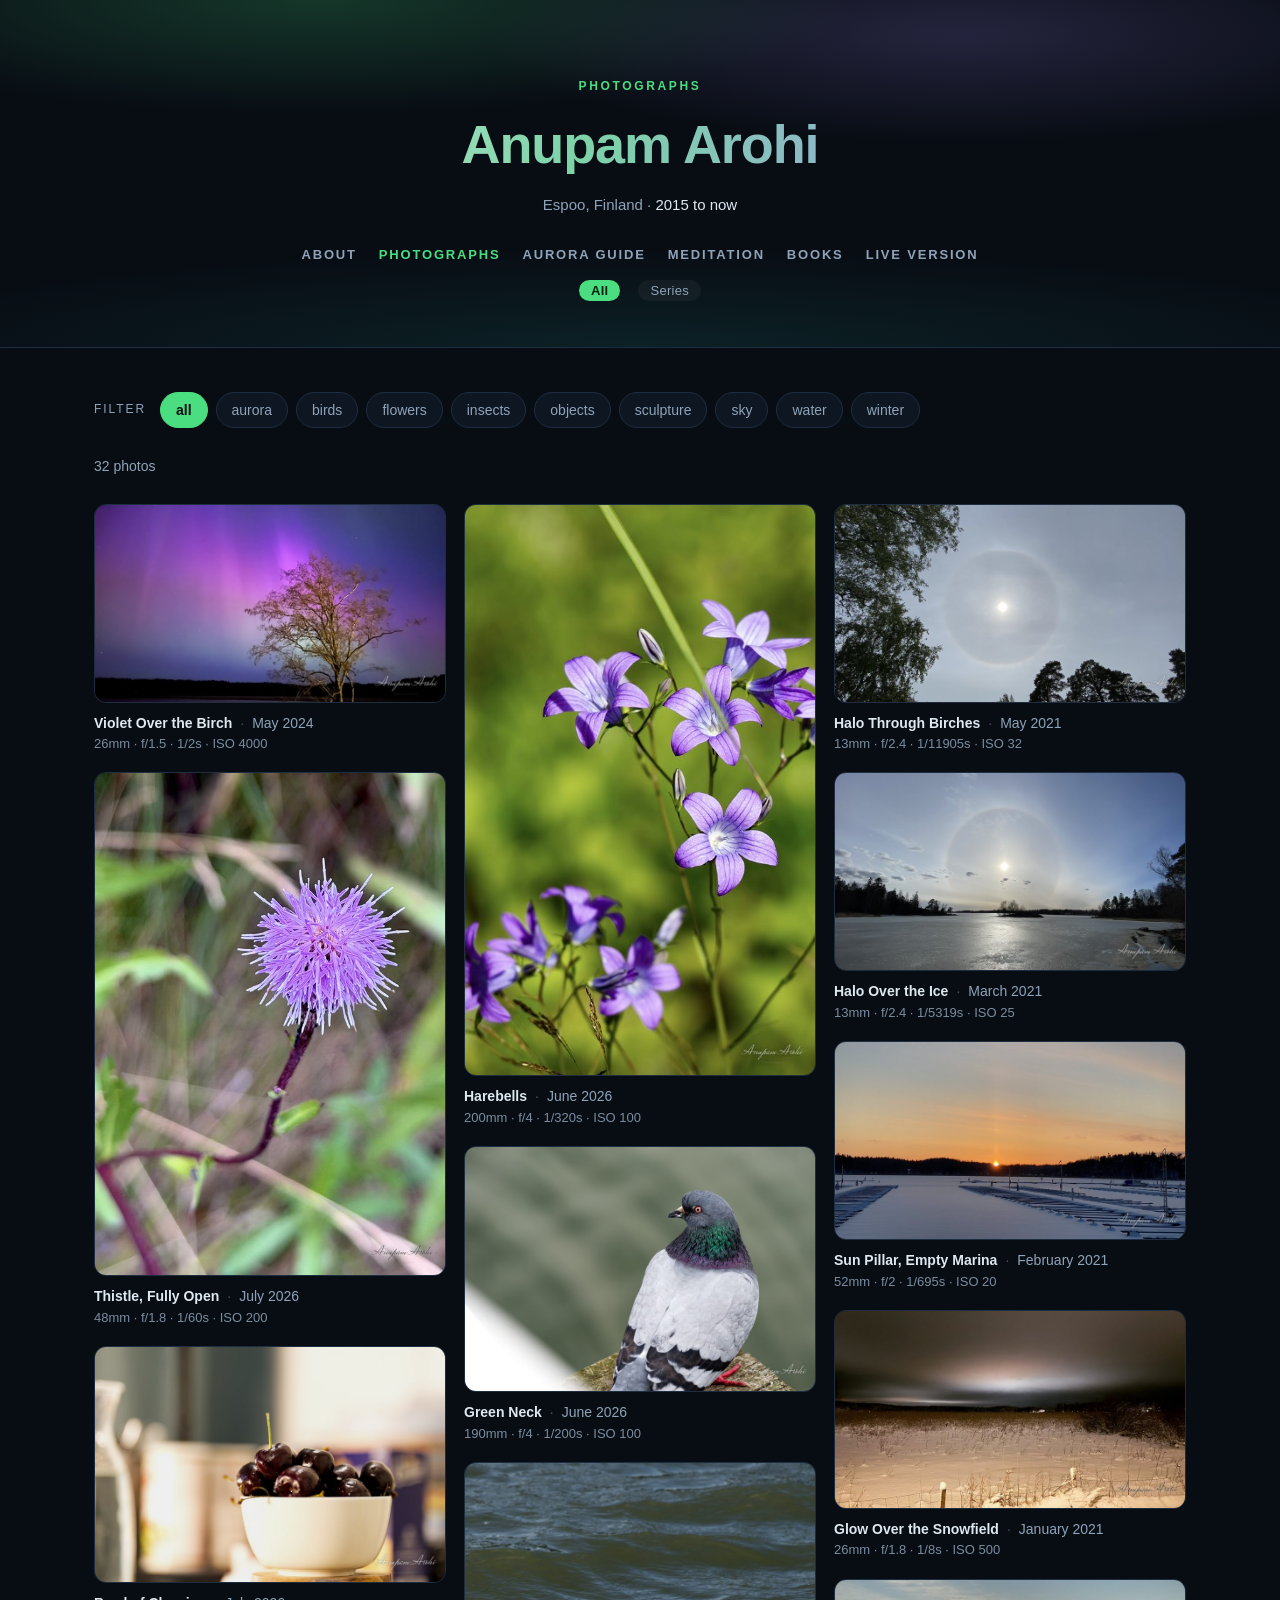
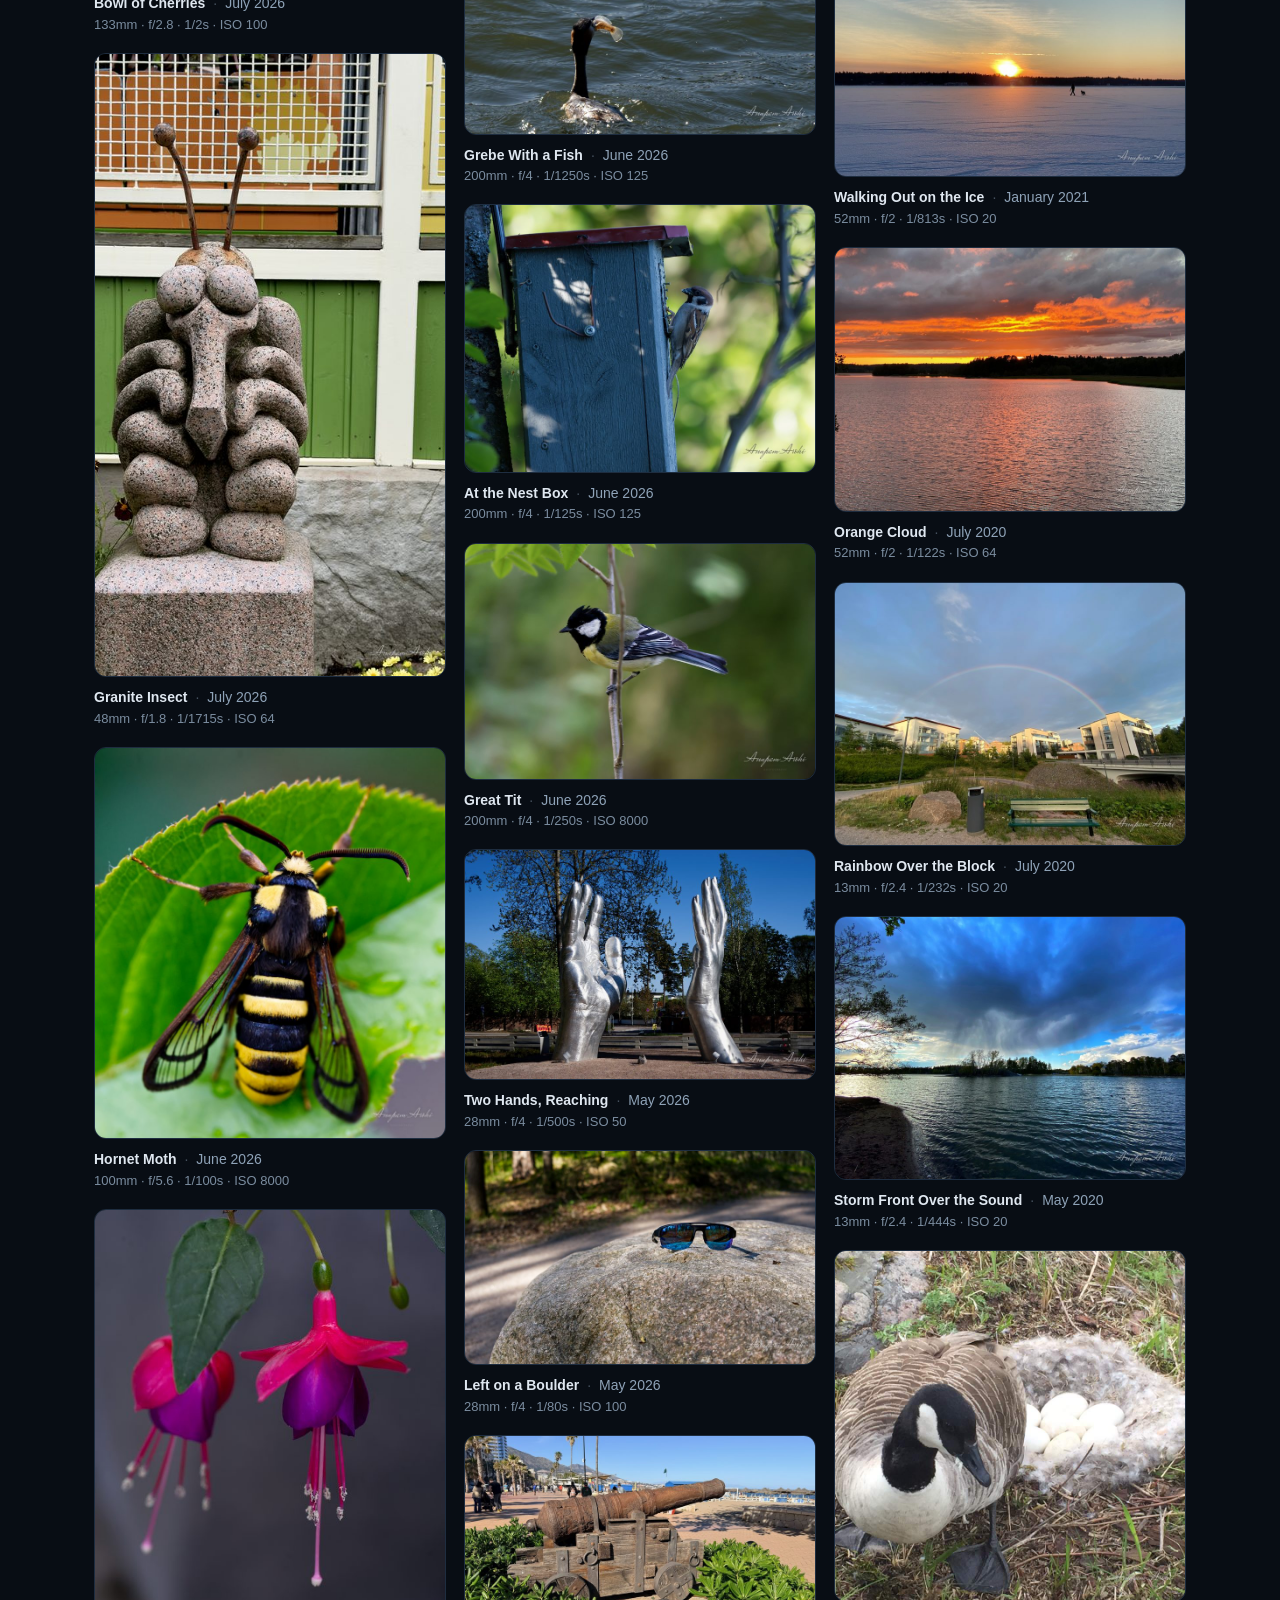
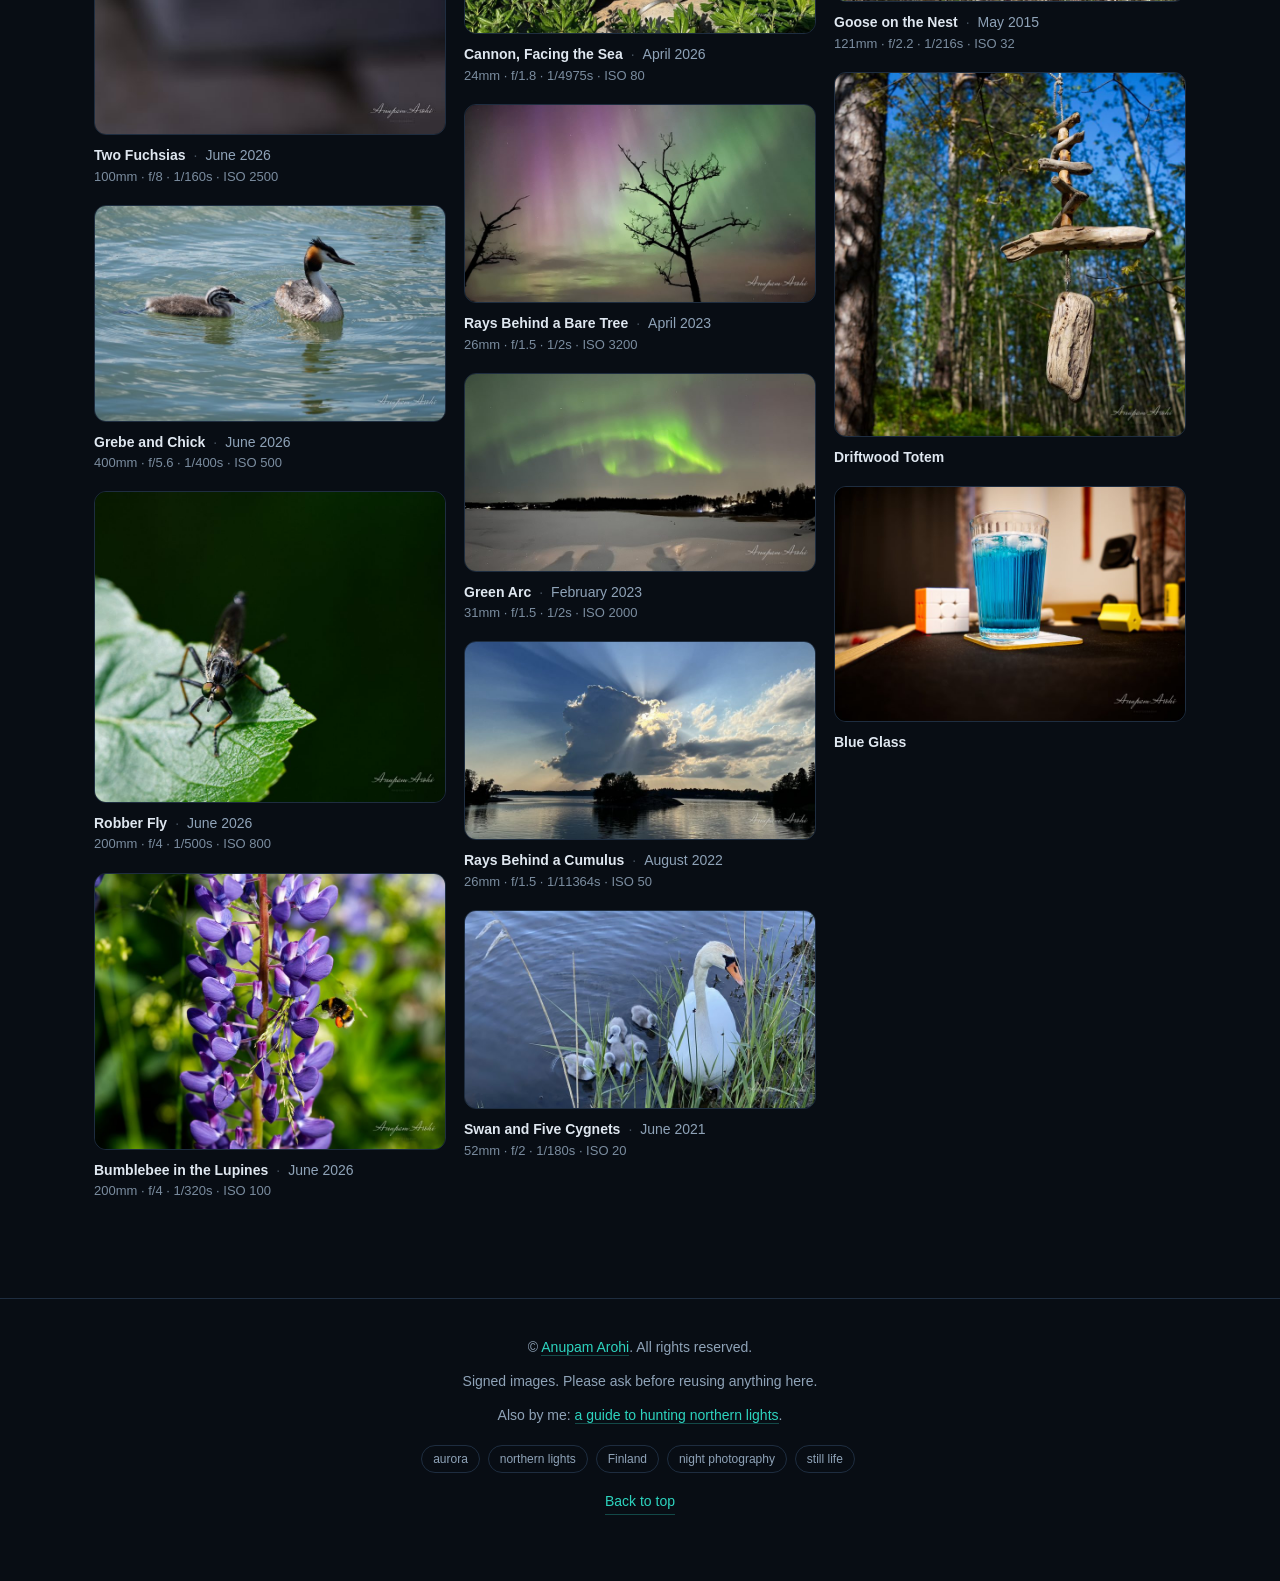
<file: index.html>
<!DOCTYPE html>
<html lang="en" class="no-js">
<head>
<meta charset="utf-8">
<meta name="viewport" content="width=device-width, initial-scale=1">
<title>Photographs &middot; Anupam Arohi</title>
<meta name="description" content="Photographs by Anupam Arohi: auroras and solar halos over southern Finland, birds and macro work, and objects found where they lay.">
<meta name="author" content="Anupam Arohi">
<link rel="canonical" href="https://anupam-arohi.github.io/photos/">

<meta property="og:type" content="website">
<meta property="og:site_name" content="Anupam Arohi Photography">
<meta property="og:title" content="Photographs &middot; Anupam Arohi">
<meta property="og:description" content="Photographs by Anupam Arohi: auroras and solar halos over southern Finland, birds and macro work, and objects found where they lay.">
<meta property="og:url" content="https://anupam-arohi.github.io/photos/">
<meta property="og:image" content="https://anupam-arohi.github.io/photos/images/violet-over-the-birch-2000.jpg">
<meta property="og:image:alt" content="Violet and magenta aurora flooding the whole sky above a bare birch.">
<meta name="twitter:card" content="summary_large_image">
<meta name="theme-color" content="#080d14">

<link rel="stylesheet" href="site.css">
<link rel="stylesheet" href="gallery.css">

<script type="application/ld+json">
{
  "@context": "https://schema.org",
  "@type": "ImageGallery",
  "name": "Photographs by Anupam Arohi",
  "url": "https://anupam-arohi.github.io/photos/",
  "description": "Photographs by Anupam Arohi: auroras and solar halos over southern Finland, birds and macro work, and objects found where they lay.",
  "inLanguage": "en",
  "creator": {
    "@type": "Person",
    "name": "Anupam Arohi",
    "url": "https://anupam-arohi.github.io/about/",
    "address": { "@type": "PostalAddress", "addressLocality": "Espoo", "addressCountry": "FI" }
  },
  "copyrightHolder": { "@type": "Person", "name": "Anupam Arohi" },
  "license": "https://anupam-arohi.github.io/photos/#rights"
}
</script>
</head>
<body>

<a class="skip" href="#gallery">Skip to the photographs</a>

<header class="hero" id="top">
  <p class="kicker">Photographs</p>
  <h1>Anupam Arohi</h1>
  <p class="byline">Espoo, Finland &middot; <span>2015 to now</span></p>
  <!-- site-nav:start current="photos" -->
  <ul class="nav">
    <li><a href="/">About</a></li>
    <li><a href="/photos/" aria-current="page">Photographs</a></li>
    <li><a href="/auroras/">Aurora guide</a></li>
    <li><a href="/meditation.html">Meditation</a></li>
    <li><a href="/books/">Books</a></li>
    <li><a href="/lv/">Live Version</a></li>
  </ul>
  <!-- site-nav:end -->
  <!-- site-subnav:start set="photos" current="all" -->
  <ul class="subnav">
    <li><a href="/photos/" aria-current="page">All</a></li>
    <li><a href="/photos/series/">Series</a></li>
  </ul>
  <!-- site-subnav:end -->
</header>

<main>

<ul class="filters" id="filters"></ul>
<p class="count" id="count" role="status" aria-live="polite"></p>

<div id="gallery" data-prefix=""></div>

<div class="nojs">
  <h2>Photographs</h2>
  <p>The gallery needs JavaScript for the grid and the full-size viewer. The photographs themselves are plain files, so here they are directly:</p>
  <ul>
    <li><a href="images/violet-over-the-birch.jpg">Violet Over the Birch</a> &middot; Northern Lights &middot; May 2024</li>
    <li><a href="images/thistle-fully-open.jpg">Thistle, Fully Open</a> &middot; Close to the Ground &middot; July 2026</li>
    <li><a href="images/bowl-of-cherries.jpg">Bowl of Cherries</a> &middot; Found Objects &middot; July 2026</li>
    <li><a href="images/granite-insect.jpg">Granite Insect</a> &middot; Found Objects &middot; July 2026</li>
    <li><a href="images/hornet-moth.jpg">Hornet Moth</a> &middot; Close to the Ground &middot; June 2026</li>
    <li><a href="images/two-fuchsias.jpg">Two Fuchsias</a> &middot; Close to the Ground &middot; June 2026</li>
    <li><a href="images/grebe-and-chick.jpg">Grebe and Chick</a> &middot; Birds &middot; June 2026</li>
    <li><a href="images/robber-fly.jpg">Robber Fly</a> &middot; Close to the Ground &middot; June 2026</li>
    <li><a href="images/bumblebee-in-the-lupines.jpg">Bumblebee in the Lupines</a> &middot; Close to the Ground &middot; June 2026</li>
    <li><a href="images/harebells.jpg">Harebells</a> &middot; Close to the Ground &middot; June 2026</li>
    <li><a href="images/green-neck.jpg">Green Neck</a> &middot; Birds &middot; June 2026</li>
    <li><a href="images/grebe-with-a-fish.jpg">Grebe With a Fish</a> &middot; Birds &middot; June 2026</li>
    <li><a href="images/at-the-nest-box.jpg">At the Nest Box</a> &middot; Birds &middot; June 2026</li>
    <li><a href="images/great-tit.jpg">Great Tit</a> &middot; Birds &middot; June 2026</li>
    <li><a href="images/two-hands-reaching.jpg">Two Hands, Reaching</a> &middot; Found Objects &middot; May 2026</li>
    <li><a href="images/left-on-a-boulder.jpg">Left on a Boulder</a> &middot; Found Objects &middot; May 2026</li>
    <li><a href="images/cannon-facing-the-sea.jpg">Cannon, Facing the Sea</a> &middot; Found Objects &middot; April 2026</li>
    <li><a href="images/rays-behind-a-bare-tree.jpg">Rays Behind a Bare Tree</a> &middot; Northern Lights &middot; April 2023</li>
    <li><a href="images/green-arc.jpg">Green Arc</a> &middot; Northern Lights &middot; February 2023</li>
    <li><a href="images/rays-behind-a-cumulus.jpg">Rays Behind a Cumulus</a> &middot; Last Light &middot; August 2022</li>
    <li><a href="images/swan-and-five-cygnets.jpg">Swan and Five Cygnets</a> &middot; Birds &middot; June 2021</li>
    <li><a href="images/halo-through-birches.jpg">Halo Through Birches</a> &middot; Halos and Arcs &middot; May 2021</li>
    <li><a href="images/halo-over-the-ice.jpg">Halo Over the Ice</a> &middot; Halos and Arcs &middot; March 2021</li>
    <li><a href="images/sun-pillar-empty-marina.jpg">Sun Pillar, Empty Marina</a> &middot; Last Light &middot; February 2021</li>
    <li><a href="images/glow-over-the-snowfield.jpg">Glow Over the Snowfield</a> &middot; Last Light &middot; January 2021</li>
    <li><a href="images/walking-out-on-the-ice.jpg">Walking Out on the Ice</a> &middot; Last Light &middot; January 2021</li>
    <li><a href="images/orange-cloud.jpg">Orange Cloud</a> &middot; Last Light &middot; July 2020</li>
    <li><a href="images/rainbow-over-the-block.jpg">Rainbow Over the Block</a> &middot; Halos and Arcs &middot; July 2020</li>
    <li><a href="images/storm-front-over-the-sound.jpg">Storm Front Over the Sound</a> &middot; Last Light &middot; May 2020</li>
    <li><a href="images/goose-on-the-nest.jpg">Goose on the Nest</a> &middot; Birds &middot; May 2015</li>
    <li><a href="images/driftwood-totem.jpg">Driftwood Totem</a> &middot; Found Objects</li>
    <li><a href="images/blue-glass.jpg">Blue Glass</a> &middot; Found Objects</li>
  </ul>
</div>

</main>

<footer id="rights">
  <p>&copy; <a href="/">Anupam Arohi</a>. All rights reserved.</p>
  <p>Signed images. Please ask before reusing anything here.</p>
  <p>Also by me: <a href="/auroras/">a guide to hunting northern lights</a>.</p>
  <div class="tags">
    <span class="tag">aurora</span>
    <span class="tag">northern lights</span>
    <span class="tag">Finland</span>
    <span class="tag">night photography</span>
    <span class="tag">still life</span>
  </div>
  <p><a class="top" href="#top">Back to top</a></p>
</footer>

<script>document.documentElement.classList.remove("no-js");</script>
<script src="photos.js"></script>
<script src="gallery.js"></script>
</body>
</html>
</file>
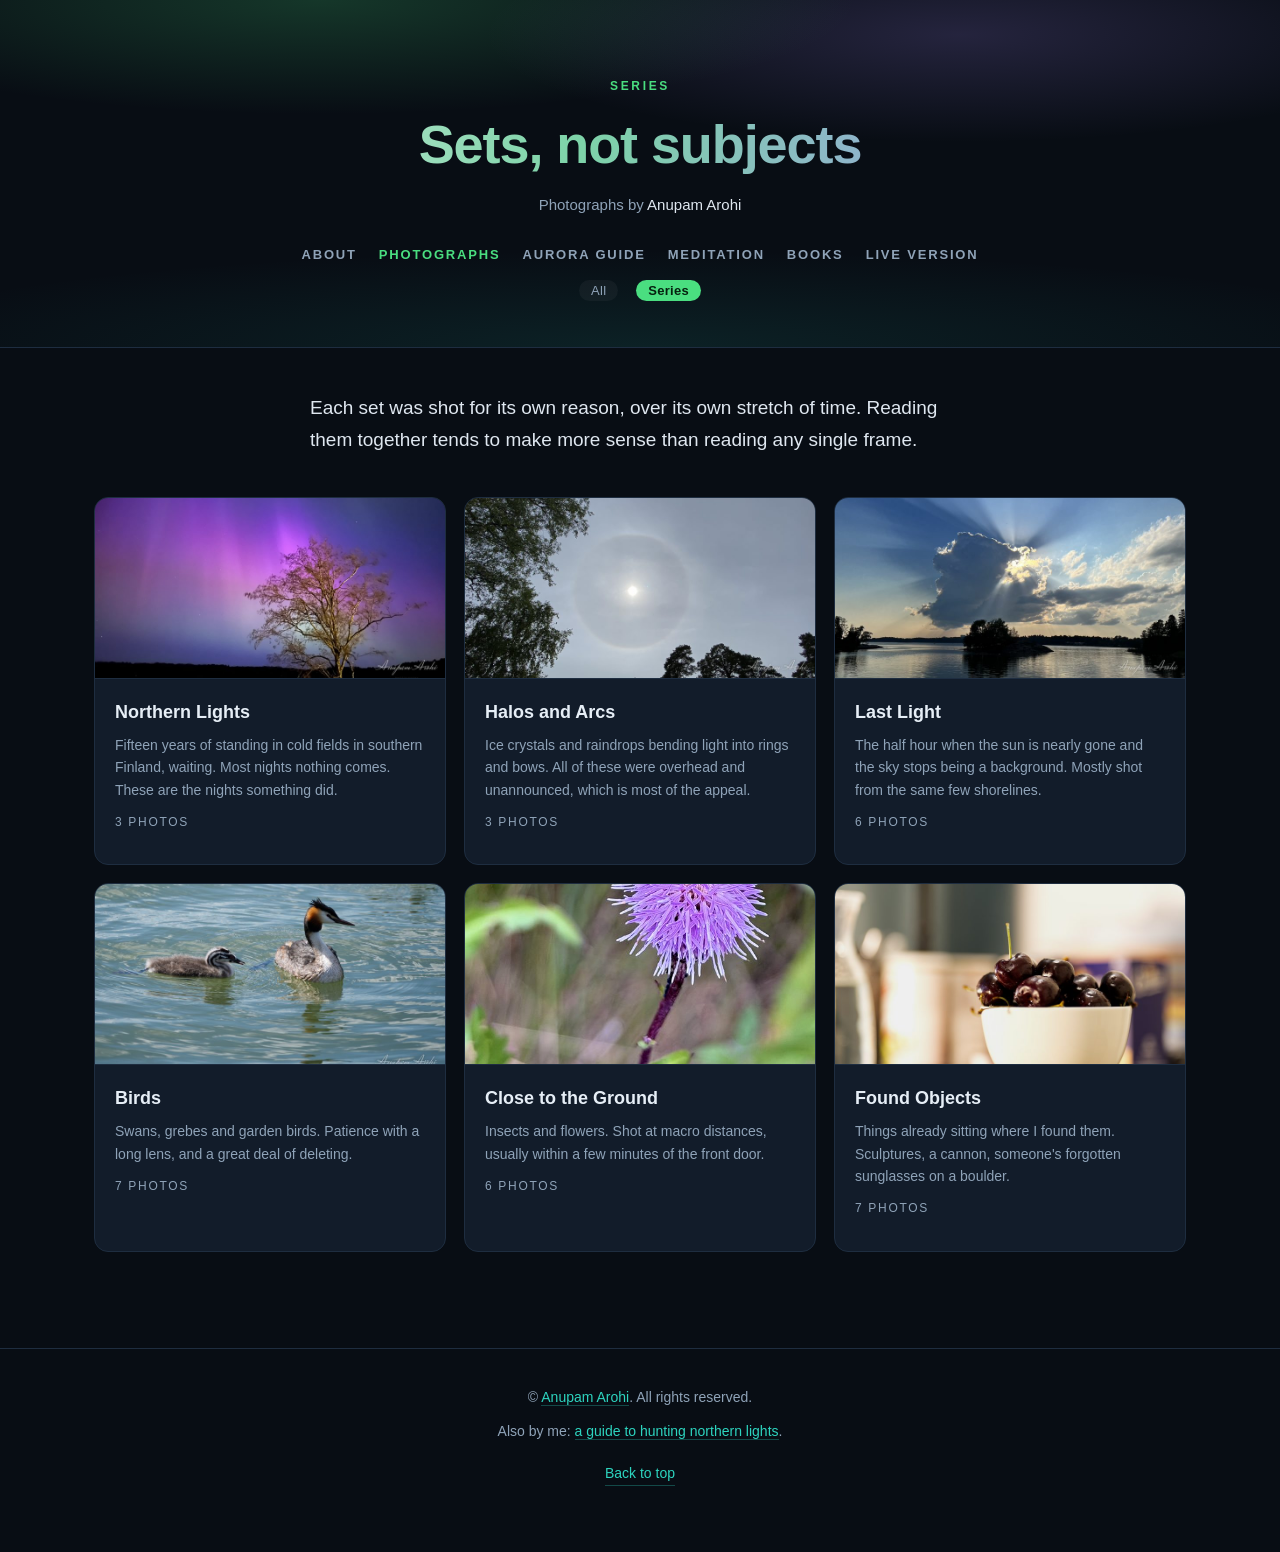
<file: series/index.html>
<!DOCTYPE html>
<html lang="en" class="no-js">
<head>
<meta charset="utf-8">
<meta name="viewport" content="width=device-width, initial-scale=1">
<title>Series &middot; Anupam Arohi</title>
<meta name="description" content="Photographs by Anupam Arohi in six series: Northern Lights, Halos and Arcs, Last Light, Birds, Close to the Ground and Found Objects.">
<meta name="author" content="Anupam Arohi">
<link rel="canonical" href="https://anupam-arohi.github.io/photos/series/">

<meta property="og:type" content="website">
<meta property="og:site_name" content="Anupam Arohi Photography">
<meta property="og:title" content="Series &middot; Anupam Arohi">
<meta property="og:description" content="Six series: Northern Lights, Halos and Arcs, Last Light, Birds, Close to the Ground and Found Objects.">
<meta property="og:url" content="https://anupam-arohi.github.io/photos/series/">
<meta property="og:image" content="https://anupam-arohi.github.io/photos/images/violet-over-the-birch-2000.jpg">
<meta name="twitter:card" content="summary_large_image">
<meta name="theme-color" content="#080d14">

<link rel="stylesheet" href="../site.css">
<link rel="stylesheet" href="../gallery.css">
</head>
<body>

<a class="skip" href="#series-list">Skip to the series</a>

<header class="hero" id="top">
  <p class="kicker">Series</p>
  <h1>Sets, not subjects</h1>
  <p class="byline">Photographs by <span>Anupam Arohi</span></p>
  <!-- site-nav:start current="photos" -->
  <ul class="nav">
    <li><a href="/">About</a></li>
    <li><a href="/photos/" aria-current="page">Photographs</a></li>
    <li><a href="/auroras/">Aurora guide</a></li>
    <li><a href="/meditation.html">Meditation</a></li>
    <li><a href="/books/">Books</a></li>
    <li><a href="/lv/">Live Version</a></li>
  </ul>
  <!-- site-nav:end -->
  <!-- site-subnav:start set="photos" current="series" -->
  <ul class="subnav">
    <li><a href="/photos/">All</a></li>
    <li><a href="/photos/series/" aria-current="page">Series</a></li>
  </ul>
  <!-- site-subnav:end -->
</header>

<main>

<div class="intro">
  <p>Each set was shot for its own reason, over its own stretch of time. Reading them together tends to make more sense than reading any single frame.</p>
</div>

<ul class="series-list" id="series-list" data-prefix="../"></ul>

</main>

<footer>
  <p>&copy; <a href="/">Anupam Arohi</a>. All rights reserved.</p>
  <p>Also by me: <a href="/auroras/">a guide to hunting northern lights</a>.</p>
  <p><a class="top" href="#top">Back to top</a></p>
</footer>

<script>document.documentElement.classList.remove("no-js");</script>
<script src="../photos.js"></script>
<script src="../gallery.js"></script>
</body>
</html>
</file>
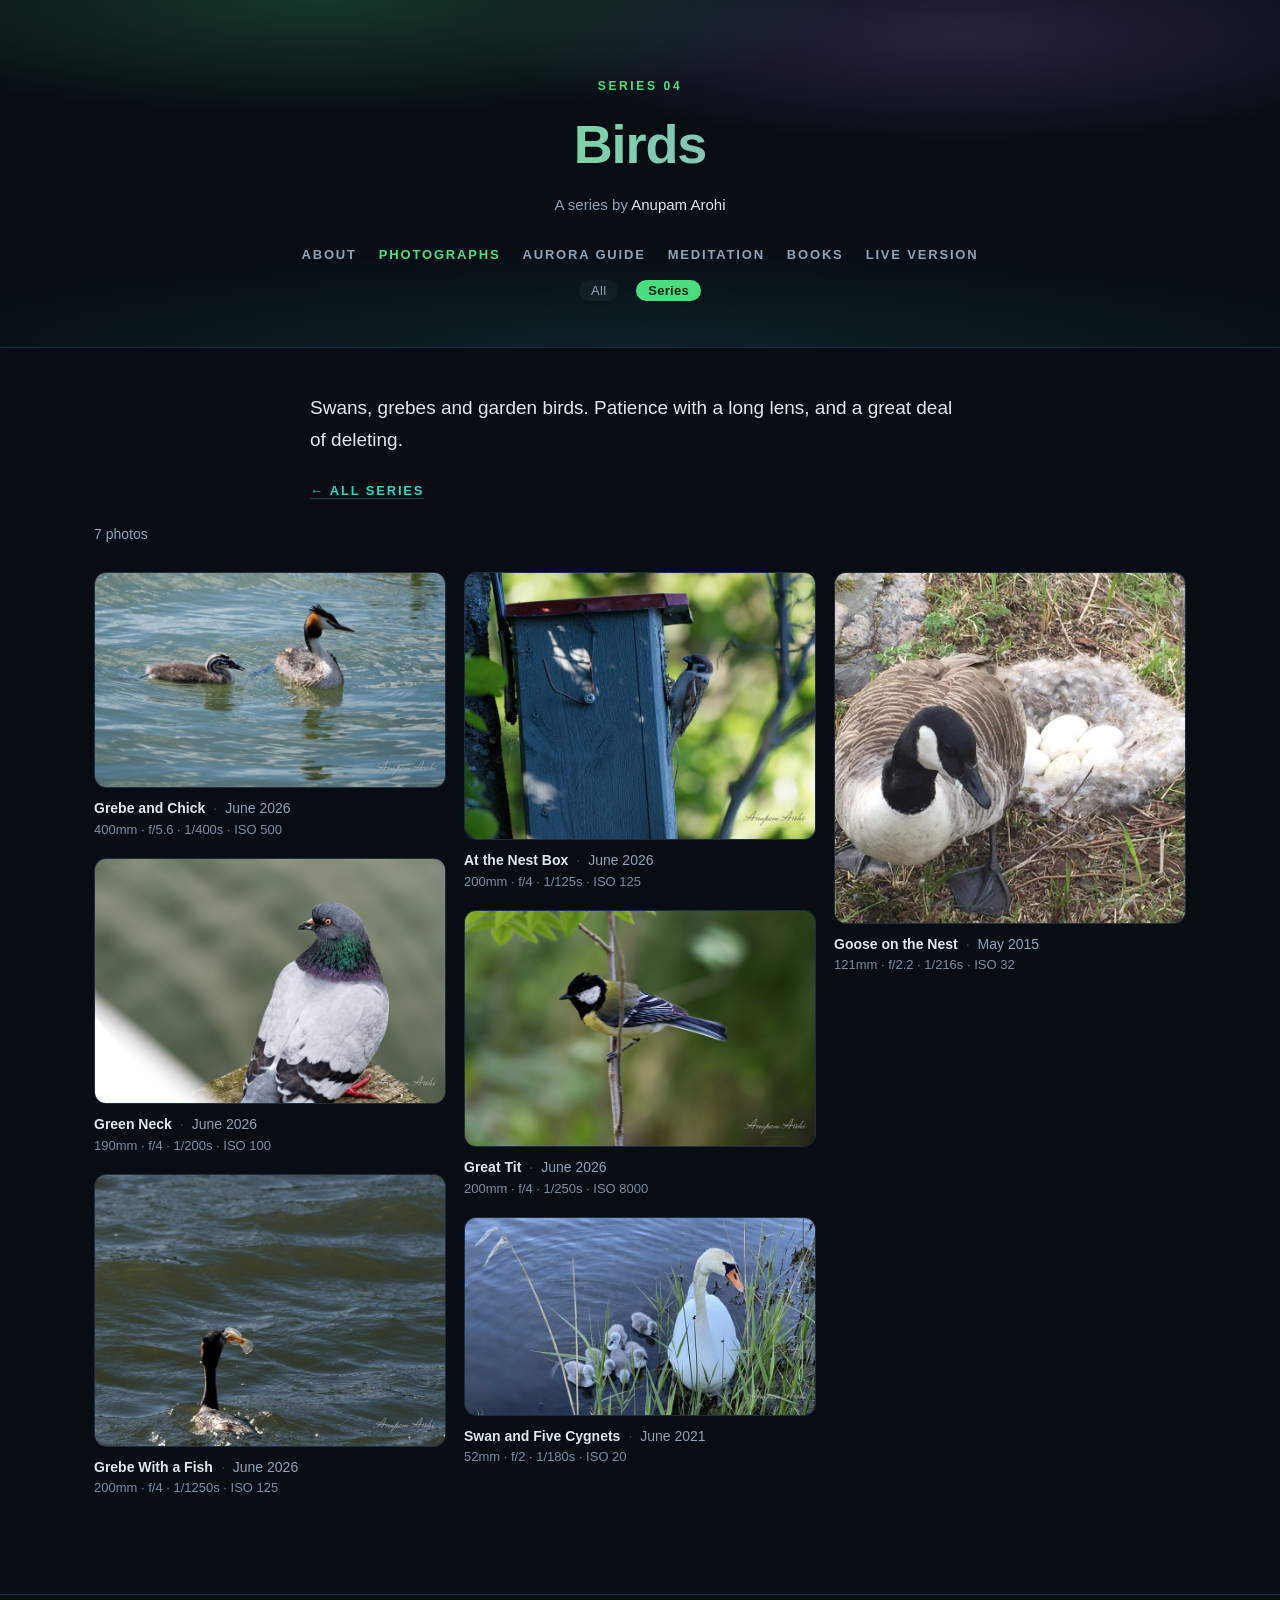
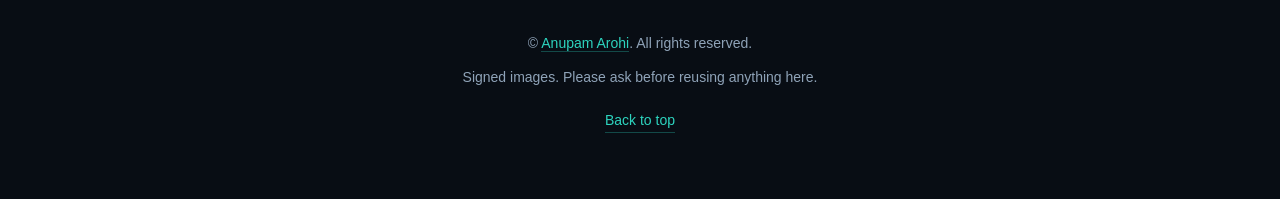
<file: series/birds.html>
<!DOCTYPE html>
<html lang="en" class="no-js">
<head>
<meta charset="utf-8">
<meta name="viewport" content="width=device-width, initial-scale=1">
<title>Birds &middot; Anupam Arohi</title>
<meta name="description" content="Bird photography from Finland by Anupam Arohi: swans, grebes, waders and garden birds.">
<meta name="author" content="Anupam Arohi">
<link rel="canonical" href="https://anupam-arohi.github.io/photos/series/birds.html">

<meta property="og:type" content="article">
<meta property="og:site_name" content="Anupam Arohi Photography">
<meta property="og:title" content="Birds &middot; Anupam Arohi">
<meta property="og:description" content="Bird photography from Finland by Anupam Arohi: swans, grebes, waders and garden birds.">
<meta property="og:url" content="https://anupam-arohi.github.io/photos/series/birds.html">
<meta property="og:image" content="https://anupam-arohi.github.io/photos/images/grebe-and-chick-2000.jpg">
<meta property="og:image:alt" content="An adult great crested grebe swimming beside its striped chick on flat grey water.">
<meta name="twitter:card" content="summary_large_image">
<meta name="theme-color" content="#080d14">

<link rel="stylesheet" href="../site.css">
<link rel="stylesheet" href="../gallery.css">
</head>
<body>

<a class="skip" href="#gallery">Skip to the photographs</a>

<header class="hero" id="top">
  <p class="kicker">Series 04</p>
  <h1>Birds</h1>
  <p class="byline">A series by <span>Anupam Arohi</span></p>
  <!-- site-nav:start current="photos" -->
  <ul class="nav">
    <li><a href="/">About</a></li>
    <li><a href="/photos/" aria-current="page">Photographs</a></li>
    <li><a href="/auroras/">Aurora guide</a></li>
    <li><a href="/meditation.html">Meditation</a></li>
    <li><a href="/books/">Books</a></li>
    <li><a href="/lv/">Live Version</a></li>
  </ul>
  <!-- site-nav:end -->
  <!-- site-subnav:start set="photos" current="series" -->
  <ul class="subnav">
    <li><a href="/photos/">All</a></li>
    <li><a href="/photos/series/" aria-current="page">Series</a></li>
  </ul>
  <!-- site-subnav:end -->
</header>

<main>

<!-- Kept in the HTML rather than pulled from photos.js so crawlers and
     no-JS visitors still see it. If you edit the note in photos.js, edit
     it here too. -->
<div class="intro">
  <p>Swans, grebes and garden birds. Patience with a long lens, and a great deal of deleting.</p>
  <p><a class="back" href="./">&larr; All series</a></p>
</div>

<p class="count" id="count" role="status" aria-live="polite"></p>

<div id="gallery" data-prefix="../" data-series="birds"></div>

<div class="nojs">
  <h2>Birds</h2>
  <p>The grid and the full-size viewer need JavaScript. The photographs are plain files, so here they are directly:</p>
  <ul>
    <li><a href="../images/grebe-and-chick.jpg">Grebe and Chick</a> &middot; June 2026</li>
    <li><a href="../images/green-neck.jpg">Green Neck</a> &middot; June 2026</li>
    <li><a href="../images/grebe-with-a-fish.jpg">Grebe With a Fish</a> &middot; June 2026</li>
    <li><a href="../images/at-the-nest-box.jpg">At the Nest Box</a> &middot; June 2026</li>
    <li><a href="../images/great-tit.jpg">Great Tit</a> &middot; June 2026</li>
    <li><a href="../images/swan-and-five-cygnets.jpg">Swan and Five Cygnets</a> &middot; June 2021</li>
    <li><a href="../images/goose-on-the-nest.jpg">Goose on the Nest</a> &middot; May 2015</li>
  </ul>
</div>

</main>

<footer>
  <p>&copy; <a href="/">Anupam Arohi</a>. All rights reserved.</p>
  <p>Signed images. Please ask before reusing anything here.</p>
  <p><a class="top" href="#top">Back to top</a></p>
</footer>

<script>document.documentElement.classList.remove("no-js");</script>
<script src="../photos.js"></script>
<script src="../gallery.js"></script>
</body>
</html>
</file>
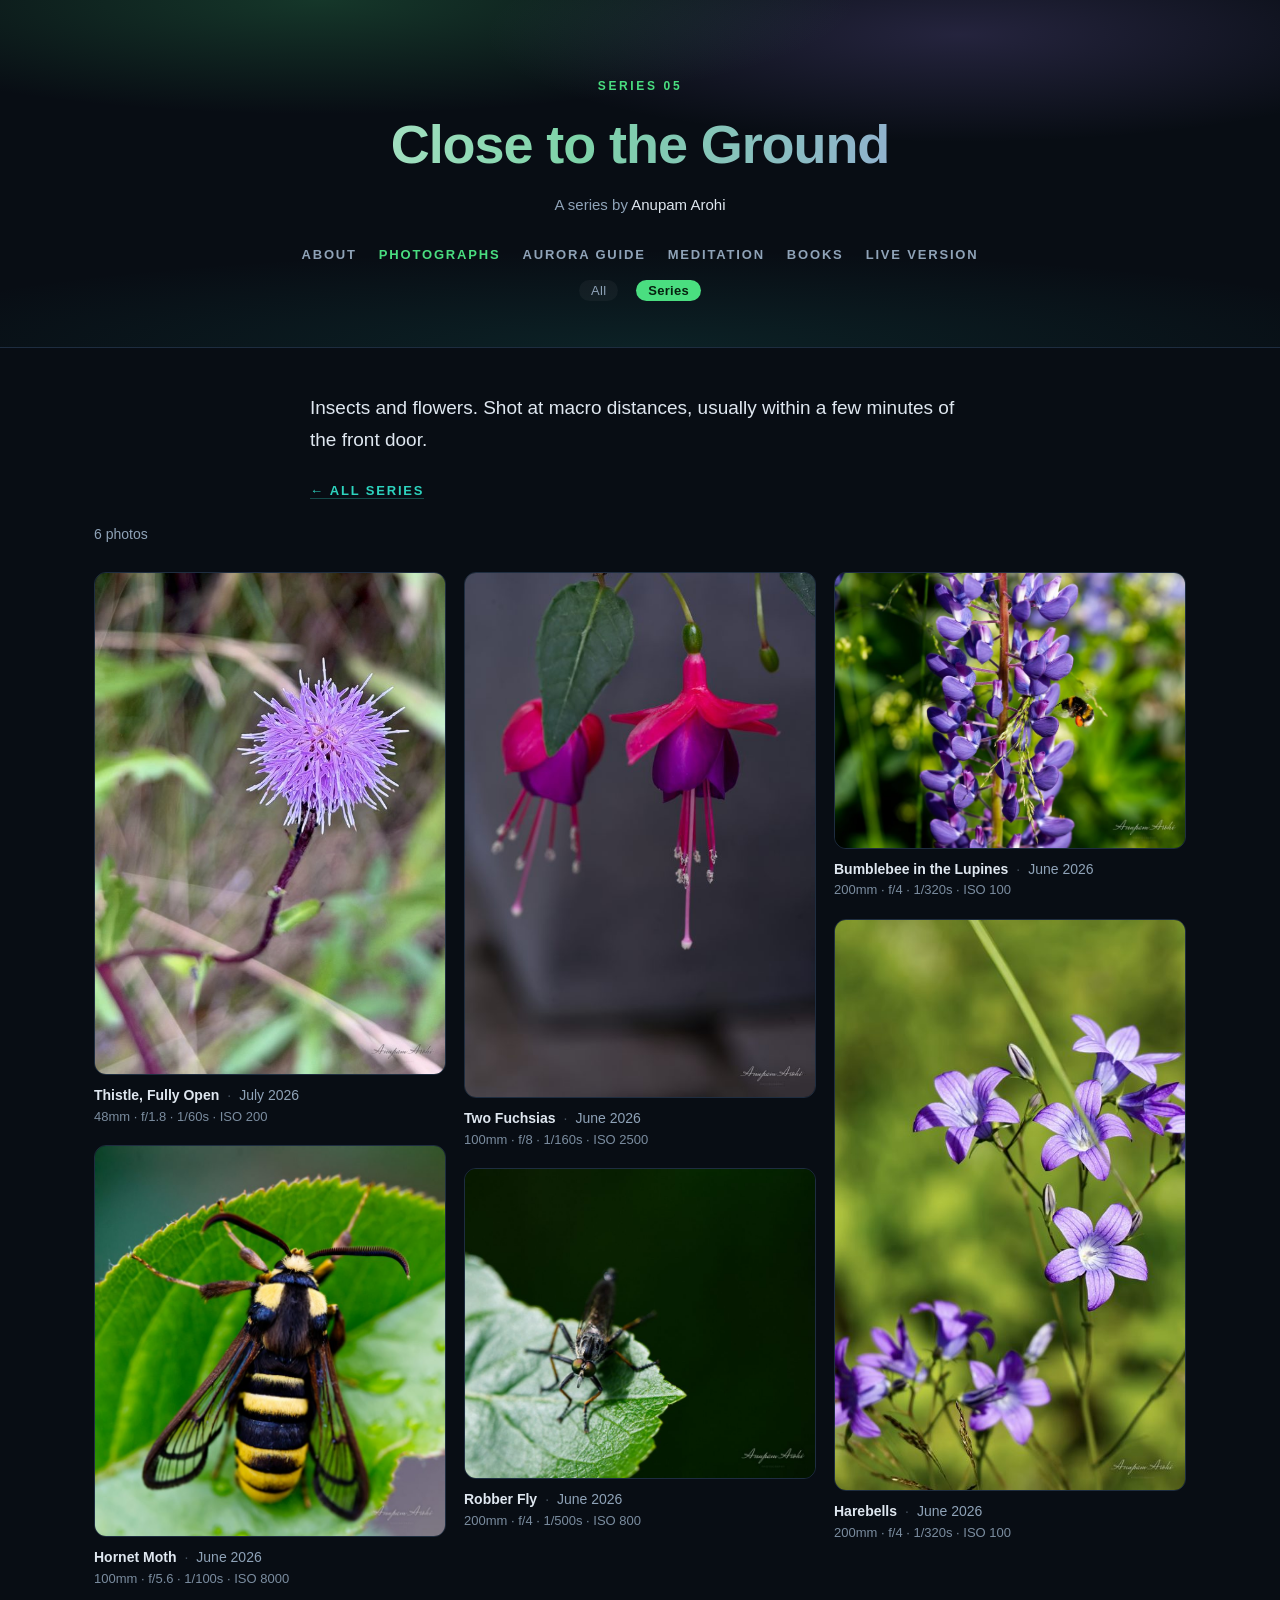
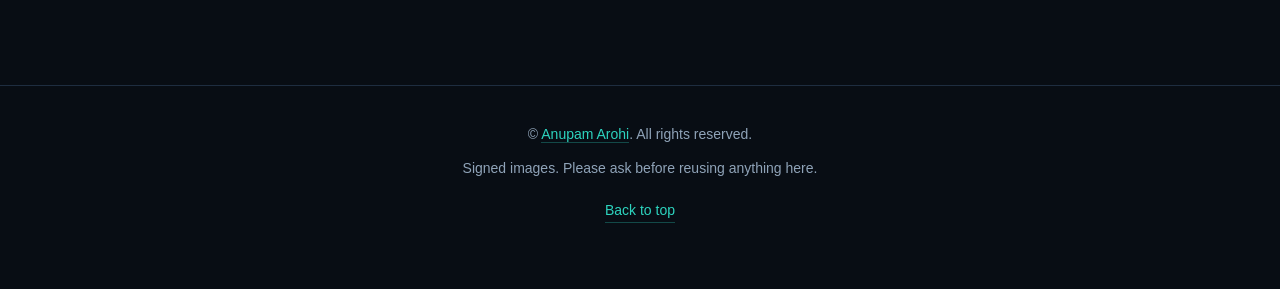
<file: series/close-to-the-ground.html>
<!DOCTYPE html>
<html lang="en" class="no-js">
<head>
<meta charset="utf-8">
<meta name="viewport" content="width=device-width, initial-scale=1">
<title>Close to the Ground &middot; Anupam Arohi</title>
<meta name="description" content="Macro photographs of insects, flowers and small animals by Anupam Arohi.">
<meta name="author" content="Anupam Arohi">
<link rel="canonical" href="https://anupam-arohi.github.io/photos/series/close-to-the-ground.html">

<meta property="og:type" content="article">
<meta property="og:site_name" content="Anupam Arohi Photography">
<meta property="og:title" content="Close to the Ground &middot; Anupam Arohi">
<meta property="og:description" content="Macro photographs of insects, flowers and small animals by Anupam Arohi.">
<meta property="og:url" content="https://anupam-arohi.github.io/photos/series/close-to-the-ground.html">
<meta property="og:image" content="https://anupam-arohi.github.io/photos/images/thistle-fully-open-2000.jpg">
<meta property="og:image:alt" content="A single magenta thistle flower fully open at the top of its stem, surrounded by tangled leaves.">
<meta name="twitter:card" content="summary_large_image">
<meta name="theme-color" content="#080d14">

<link rel="stylesheet" href="../site.css">
<link rel="stylesheet" href="../gallery.css">
</head>
<body>

<a class="skip" href="#gallery">Skip to the photographs</a>

<header class="hero" id="top">
  <p class="kicker">Series 05</p>
  <h1>Close to the Ground</h1>
  <p class="byline">A series by <span>Anupam Arohi</span></p>
  <!-- site-nav:start current="photos" -->
  <ul class="nav">
    <li><a href="/">About</a></li>
    <li><a href="/photos/" aria-current="page">Photographs</a></li>
    <li><a href="/auroras/">Aurora guide</a></li>
    <li><a href="/meditation.html">Meditation</a></li>
    <li><a href="/books/">Books</a></li>
    <li><a href="/lv/">Live Version</a></li>
  </ul>
  <!-- site-nav:end -->
  <!-- site-subnav:start set="photos" current="series" -->
  <ul class="subnav">
    <li><a href="/photos/">All</a></li>
    <li><a href="/photos/series/" aria-current="page">Series</a></li>
  </ul>
  <!-- site-subnav:end -->
</header>

<main>

<!-- Kept in the HTML rather than pulled from photos.js so crawlers and
     no-JS visitors still see it. If you edit the note in photos.js, edit
     it here too. -->
<div class="intro">
  <p>Insects and flowers. Shot at macro distances, usually within a few minutes of the front door.</p>
  <p><a class="back" href="./">&larr; All series</a></p>
</div>

<p class="count" id="count" role="status" aria-live="polite"></p>

<div id="gallery" data-prefix="../" data-series="close-to-the-ground"></div>

<div class="nojs">
  <h2>Close to the Ground</h2>
  <p>The grid and the full-size viewer need JavaScript. The photographs are plain files, so here they are directly:</p>
  <ul>
    <li><a href="../images/thistle-fully-open.jpg">Thistle, Fully Open</a> &middot; July 2026</li>
    <li><a href="../images/hornet-moth.jpg">Hornet Moth</a> &middot; June 2026</li>
    <li><a href="../images/two-fuchsias.jpg">Two Fuchsias</a> &middot; June 2026</li>
    <li><a href="../images/robber-fly.jpg">Robber Fly</a> &middot; June 2026</li>
    <li><a href="../images/bumblebee-in-the-lupines.jpg">Bumblebee in the Lupines</a> &middot; June 2026</li>
    <li><a href="../images/harebells.jpg">Harebells</a> &middot; June 2026</li>
  </ul>
</div>

</main>

<footer>
  <p>&copy; <a href="/">Anupam Arohi</a>. All rights reserved.</p>
  <p>Signed images. Please ask before reusing anything here.</p>
  <p><a class="top" href="#top">Back to top</a></p>
</footer>

<script>document.documentElement.classList.remove("no-js");</script>
<script src="../photos.js"></script>
<script src="../gallery.js"></script>
</body>
</html>
</file>
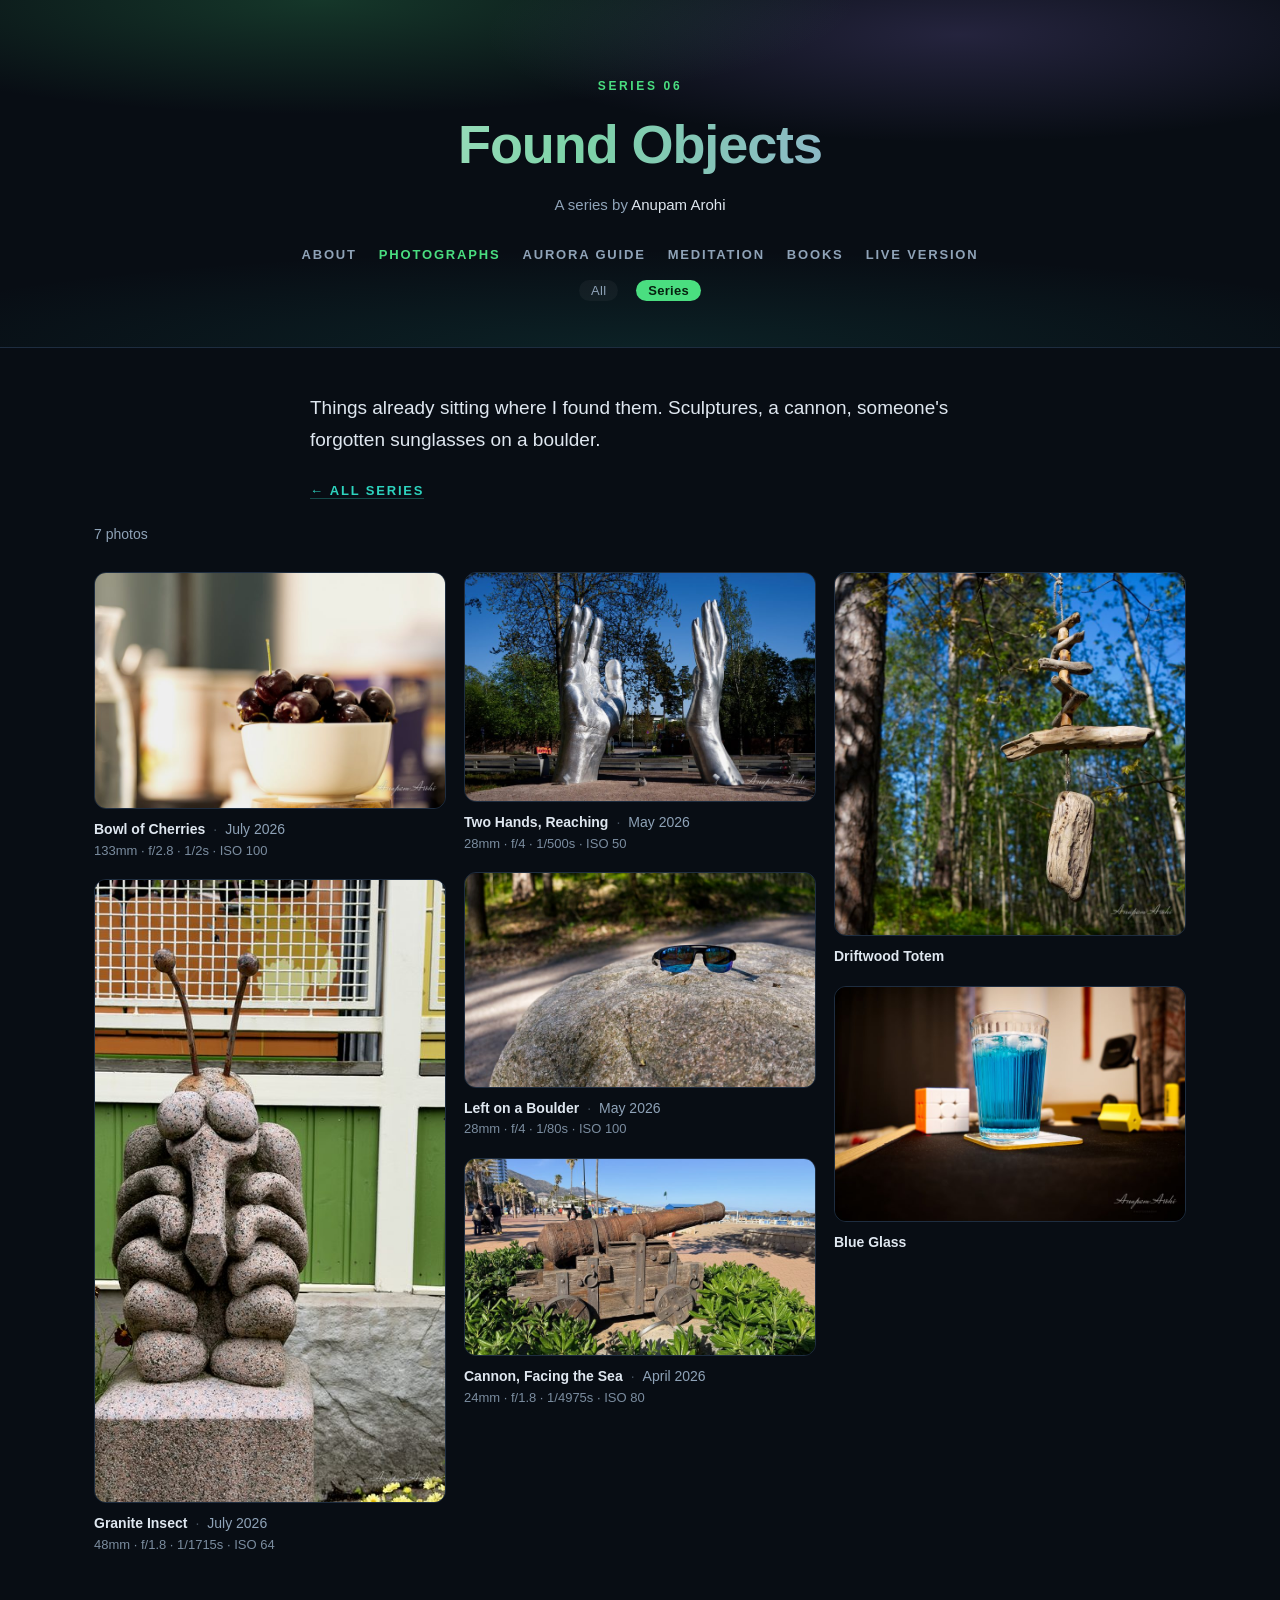
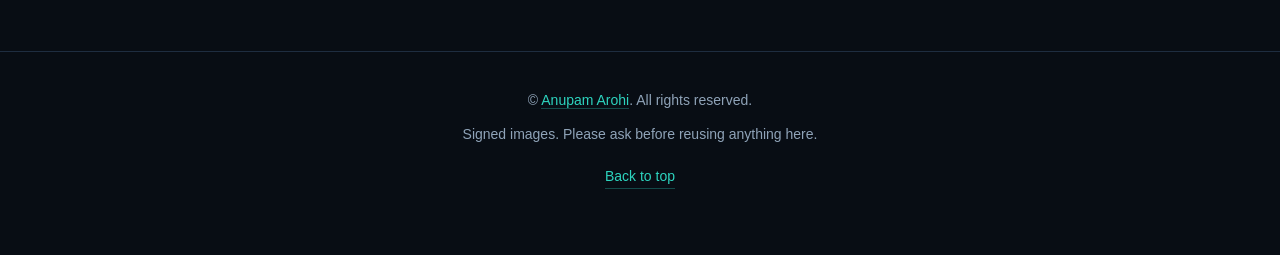
<file: series/found-objects.html>
<!DOCTYPE html>
<html lang="en" class="no-js">
<head>
<meta charset="utf-8">
<meta name="viewport" content="width=device-width, initial-scale=1">
<title>Found Objects &middot; Anupam Arohi</title>
<meta name="description" content="Still life and found object photographs by Anupam Arohi.">
<meta name="author" content="Anupam Arohi">
<link rel="canonical" href="https://anupam-arohi.github.io/photos/series/found-objects.html">

<meta property="og:type" content="article">
<meta property="og:site_name" content="Anupam Arohi Photography">
<meta property="og:title" content="Found Objects &middot; Anupam Arohi">
<meta property="og:description" content="Still life and found object photographs by Anupam Arohi.">
<meta property="og:url" content="https://anupam-arohi.github.io/photos/series/found-objects.html">
<meta property="og:image" content="https://anupam-arohi.github.io/photos/images/bowl-of-cherries-2000.jpg">
<meta property="og:image:alt" content="Dark cherries piled in a white bowl, pale kitchen shapes blurred out behind them.">
<meta name="twitter:card" content="summary_large_image">
<meta name="theme-color" content="#080d14">

<link rel="stylesheet" href="../site.css">
<link rel="stylesheet" href="../gallery.css">
</head>
<body>

<a class="skip" href="#gallery">Skip to the photographs</a>

<header class="hero" id="top">
  <p class="kicker">Series 06</p>
  <h1>Found Objects</h1>
  <p class="byline">A series by <span>Anupam Arohi</span></p>
  <!-- site-nav:start current="photos" -->
  <ul class="nav">
    <li><a href="/">About</a></li>
    <li><a href="/photos/" aria-current="page">Photographs</a></li>
    <li><a href="/auroras/">Aurora guide</a></li>
    <li><a href="/meditation.html">Meditation</a></li>
    <li><a href="/books/">Books</a></li>
    <li><a href="/lv/">Live Version</a></li>
  </ul>
  <!-- site-nav:end -->
  <!-- site-subnav:start set="photos" current="series" -->
  <ul class="subnav">
    <li><a href="/photos/">All</a></li>
    <li><a href="/photos/series/" aria-current="page">Series</a></li>
  </ul>
  <!-- site-subnav:end -->
</header>

<main>

<!-- Kept in the HTML rather than pulled from photos.js so crawlers and
     no-JS visitors still see it. If you edit the note in photos.js, edit
     it here too. -->
<div class="intro">
  <p>Things already sitting where I found them. Sculptures, a cannon, someone&#x27;s forgotten sunglasses on a boulder.</p>
  <p><a class="back" href="./">&larr; All series</a></p>
</div>

<p class="count" id="count" role="status" aria-live="polite"></p>

<div id="gallery" data-prefix="../" data-series="found-objects"></div>

<div class="nojs">
  <h2>Found Objects</h2>
  <p>The grid and the full-size viewer need JavaScript. The photographs are plain files, so here they are directly:</p>
  <ul>
    <li><a href="../images/bowl-of-cherries.jpg">Bowl of Cherries</a> &middot; July 2026</li>
    <li><a href="../images/granite-insect.jpg">Granite Insect</a> &middot; July 2026</li>
    <li><a href="../images/two-hands-reaching.jpg">Two Hands, Reaching</a> &middot; May 2026</li>
    <li><a href="../images/left-on-a-boulder.jpg">Left on a Boulder</a> &middot; May 2026</li>
    <li><a href="../images/cannon-facing-the-sea.jpg">Cannon, Facing the Sea</a> &middot; April 2026</li>
    <li><a href="../images/driftwood-totem.jpg">Driftwood Totem</a></li>
    <li><a href="../images/blue-glass.jpg">Blue Glass</a></li>
  </ul>
</div>

</main>

<footer>
  <p>&copy; <a href="/">Anupam Arohi</a>. All rights reserved.</p>
  <p>Signed images. Please ask before reusing anything here.</p>
  <p><a class="top" href="#top">Back to top</a></p>
</footer>

<script>document.documentElement.classList.remove("no-js");</script>
<script src="../photos.js"></script>
<script src="../gallery.js"></script>
</body>
</html>
</file>
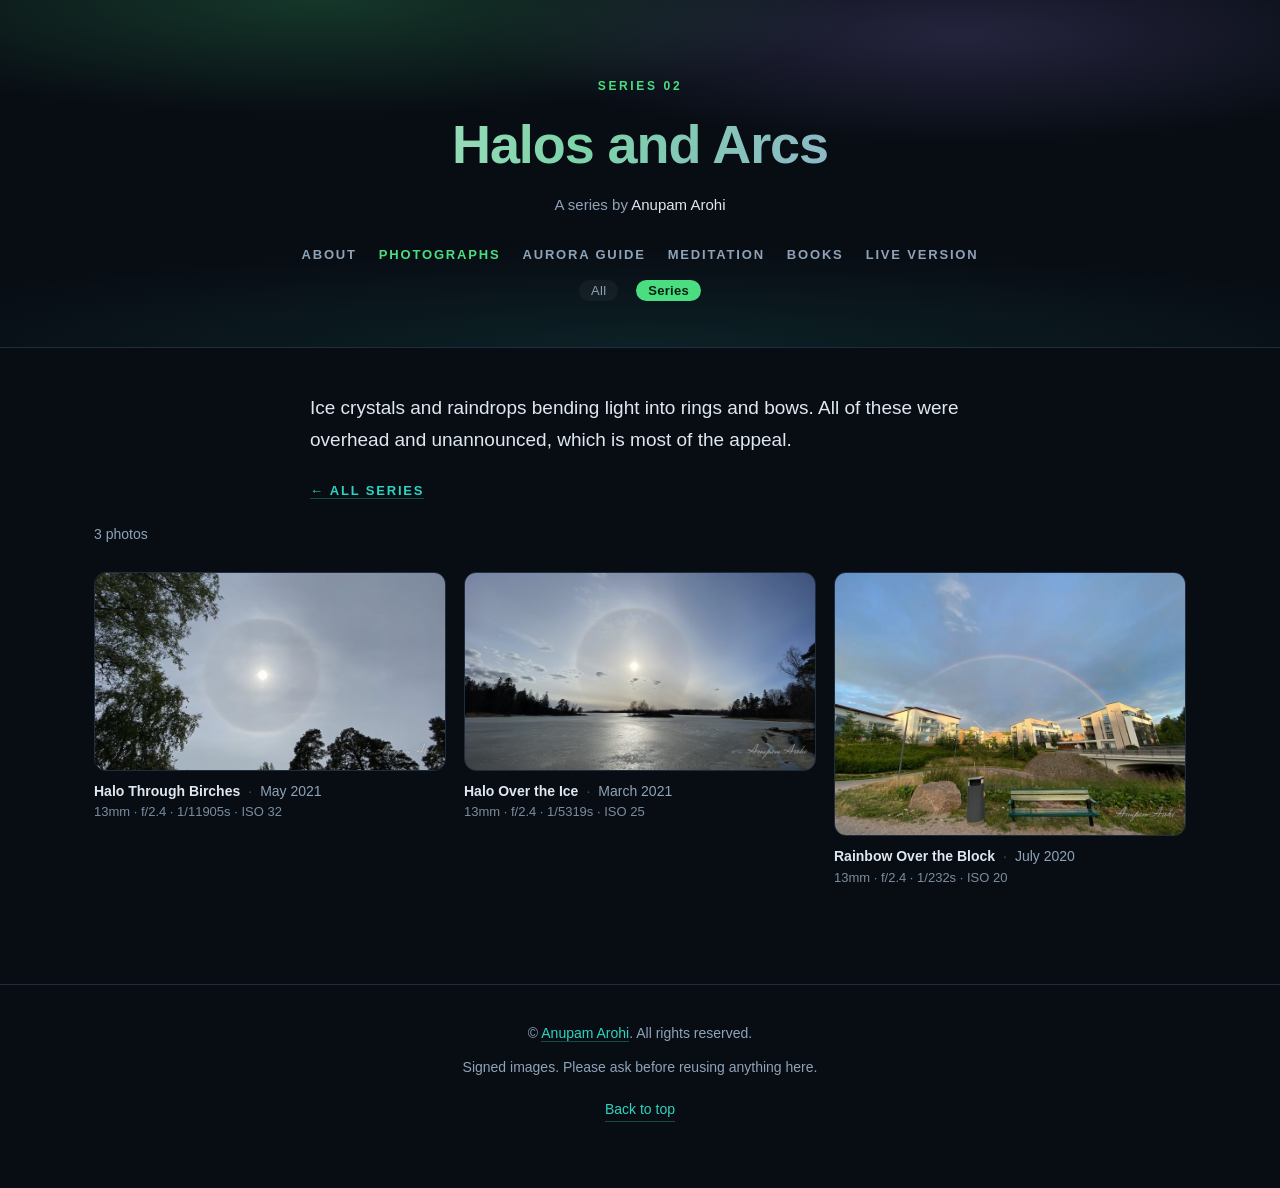
<file: series/halos-and-arcs.html>
<!DOCTYPE html>
<html lang="en" class="no-js">
<head>
<meta charset="utf-8">
<meta name="viewport" content="width=device-width, initial-scale=1">
<title>Halos and Arcs &middot; Anupam Arohi</title>
<meta name="description" content="Solar halos and rainbows photographed by Anupam Arohi.">
<meta name="author" content="Anupam Arohi">
<link rel="canonical" href="https://anupam-arohi.github.io/photos/series/halos-and-arcs.html">

<meta property="og:type" content="article">
<meta property="og:site_name" content="Anupam Arohi Photography">
<meta property="og:title" content="Halos and Arcs &middot; Anupam Arohi">
<meta property="og:description" content="Solar halos and rainbows photographed by Anupam Arohi.">
<meta property="og:url" content="https://anupam-arohi.github.io/photos/series/halos-and-arcs.html">
<meta property="og:image" content="https://anupam-arohi.github.io/photos/images/halo-through-birches-2000.jpg">
<meta property="og:image:alt" content="A faint solar halo seen straight up through the crowns of two birch trees against a bright white sky.">
<meta name="twitter:card" content="summary_large_image">
<meta name="theme-color" content="#080d14">

<link rel="stylesheet" href="../site.css">
<link rel="stylesheet" href="../gallery.css">
</head>
<body>

<a class="skip" href="#gallery">Skip to the photographs</a>

<header class="hero" id="top">
  <p class="kicker">Series 02</p>
  <h1>Halos and Arcs</h1>
  <p class="byline">A series by <span>Anupam Arohi</span></p>
  <!-- site-nav:start current="photos" -->
  <ul class="nav">
    <li><a href="/">About</a></li>
    <li><a href="/photos/" aria-current="page">Photographs</a></li>
    <li><a href="/auroras/">Aurora guide</a></li>
    <li><a href="/meditation.html">Meditation</a></li>
    <li><a href="/books/">Books</a></li>
    <li><a href="/lv/">Live Version</a></li>
  </ul>
  <!-- site-nav:end -->
  <!-- site-subnav:start set="photos" current="series" -->
  <ul class="subnav">
    <li><a href="/photos/">All</a></li>
    <li><a href="/photos/series/" aria-current="page">Series</a></li>
  </ul>
  <!-- site-subnav:end -->
</header>

<main>

<!-- Kept in the HTML rather than pulled from photos.js so crawlers and
     no-JS visitors still see it. If you edit the note in photos.js, edit
     it here too. -->
<div class="intro">
  <p>Ice crystals and raindrops bending light into rings and bows. All of these were overhead and unannounced, which is most of the appeal.</p>
  <p><a class="back" href="./">&larr; All series</a></p>
</div>

<p class="count" id="count" role="status" aria-live="polite"></p>

<div id="gallery" data-prefix="../" data-series="halos-and-arcs"></div>

<div class="nojs">
  <h2>Halos and Arcs</h2>
  <p>The grid and the full-size viewer need JavaScript. The photographs are plain files, so here they are directly:</p>
  <ul>
    <li><a href="../images/halo-through-birches.jpg">Halo Through Birches</a> &middot; May 2021</li>
    <li><a href="../images/halo-over-the-ice.jpg">Halo Over the Ice</a> &middot; March 2021</li>
    <li><a href="../images/rainbow-over-the-block.jpg">Rainbow Over the Block</a> &middot; July 2020</li>
  </ul>
</div>

</main>

<footer>
  <p>&copy; <a href="/">Anupam Arohi</a>. All rights reserved.</p>
  <p>Signed images. Please ask before reusing anything here.</p>
  <p><a class="top" href="#top">Back to top</a></p>
</footer>

<script>document.documentElement.classList.remove("no-js");</script>
<script src="../photos.js"></script>
<script src="../gallery.js"></script>
</body>
</html>
</file>
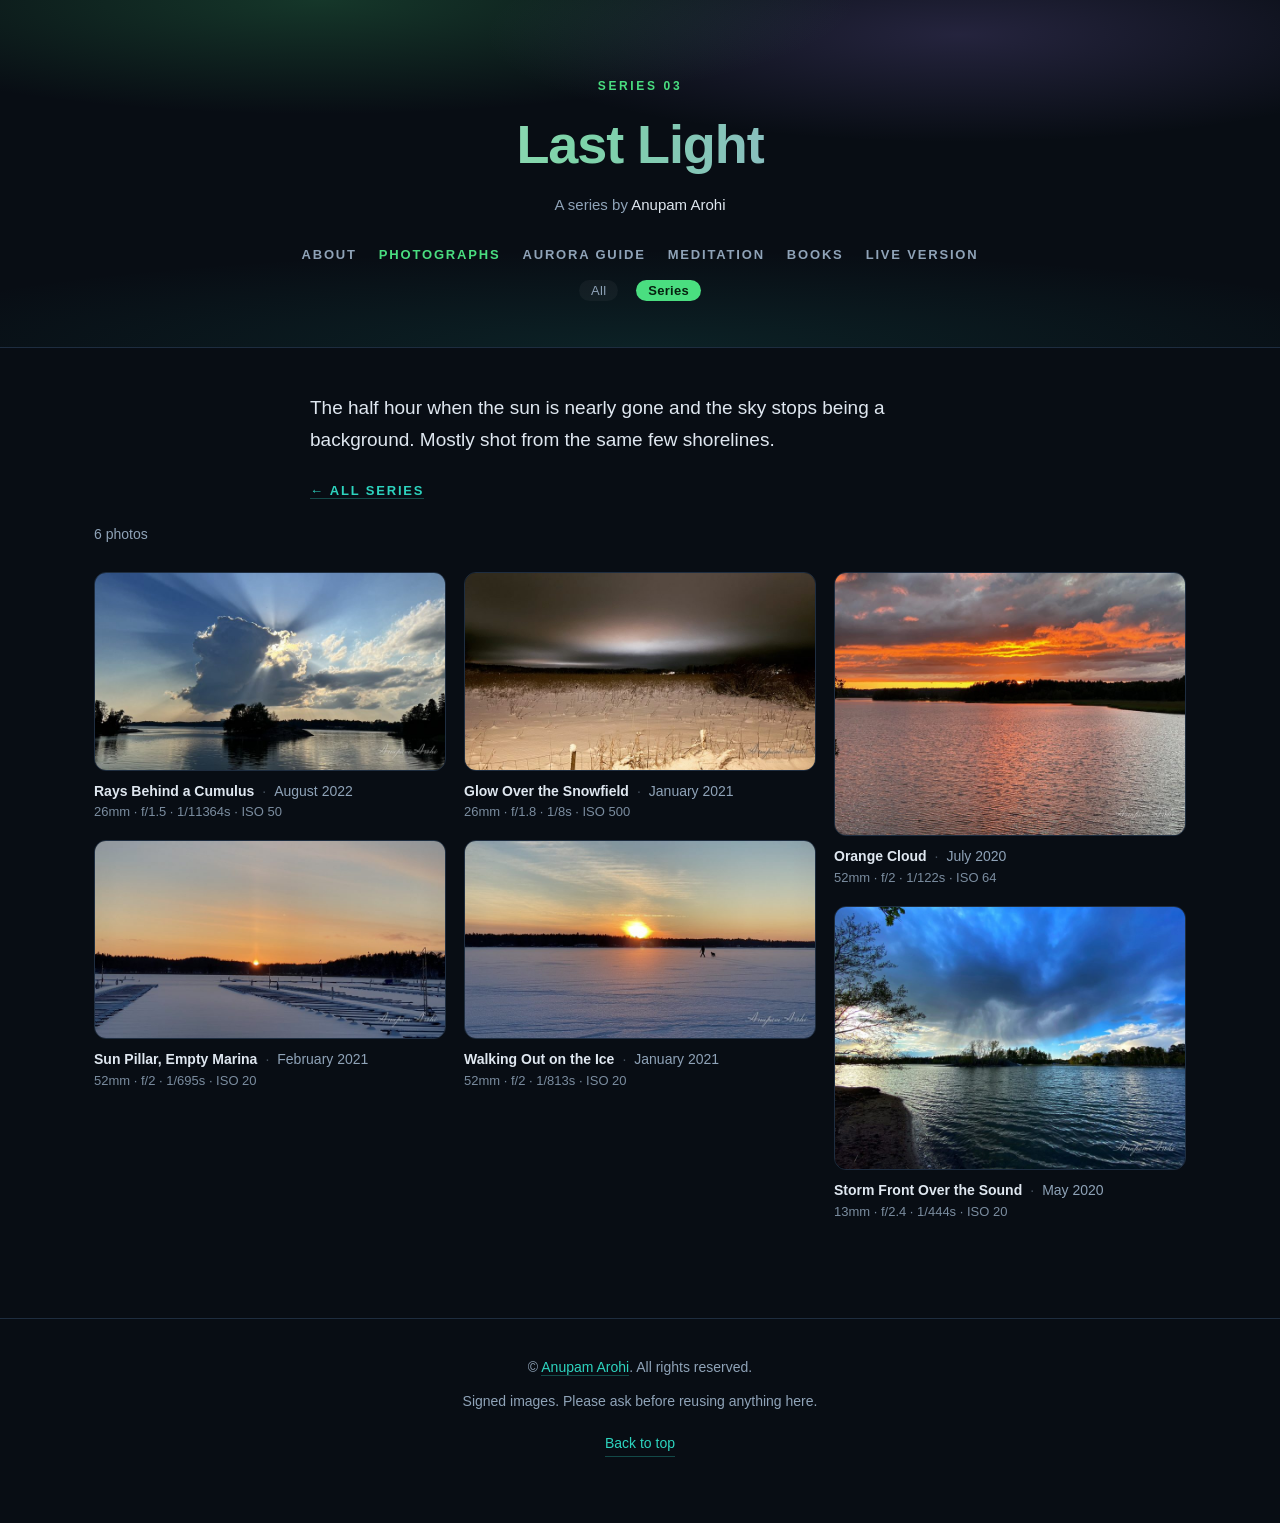
<file: series/last-light.html>
<!DOCTYPE html>
<html lang="en" class="no-js">
<head>
<meta charset="utf-8">
<meta name="viewport" content="width=device-width, initial-scale=1">
<title>Last Light &middot; Anupam Arohi</title>
<meta name="description" content="Sunsets, storm light and winter shorelines photographed by Anupam Arohi.">
<meta name="author" content="Anupam Arohi">
<link rel="canonical" href="https://anupam-arohi.github.io/photos/series/last-light.html">

<meta property="og:type" content="article">
<meta property="og:site_name" content="Anupam Arohi Photography">
<meta property="og:title" content="Last Light &middot; Anupam Arohi">
<meta property="og:description" content="Sunsets, storm light and winter shorelines photographed by Anupam Arohi.">
<meta property="og:url" content="https://anupam-arohi.github.io/photos/series/last-light.html">
<meta property="og:image" content="https://anupam-arohi.github.io/photos/images/rays-behind-a-cumulus-2000.jpg">
<meta property="og:image:alt" content="Crepuscular rays fanning out from behind a tall cumulus cloud above a small wooded island.">
<meta name="twitter:card" content="summary_large_image">
<meta name="theme-color" content="#080d14">

<link rel="stylesheet" href="../site.css">
<link rel="stylesheet" href="../gallery.css">
</head>
<body>

<a class="skip" href="#gallery">Skip to the photographs</a>

<header class="hero" id="top">
  <p class="kicker">Series 03</p>
  <h1>Last Light</h1>
  <p class="byline">A series by <span>Anupam Arohi</span></p>
  <!-- site-nav:start current="photos" -->
  <ul class="nav">
    <li><a href="/">About</a></li>
    <li><a href="/photos/" aria-current="page">Photographs</a></li>
    <li><a href="/auroras/">Aurora guide</a></li>
    <li><a href="/meditation.html">Meditation</a></li>
    <li><a href="/books/">Books</a></li>
    <li><a href="/lv/">Live Version</a></li>
  </ul>
  <!-- site-nav:end -->
  <!-- site-subnav:start set="photos" current="series" -->
  <ul class="subnav">
    <li><a href="/photos/">All</a></li>
    <li><a href="/photos/series/" aria-current="page">Series</a></li>
  </ul>
  <!-- site-subnav:end -->
</header>

<main>

<!-- Kept in the HTML rather than pulled from photos.js so crawlers and
     no-JS visitors still see it. If you edit the note in photos.js, edit
     it here too. -->
<div class="intro">
  <p>The half hour when the sun is nearly gone and the sky stops being a background. Mostly shot from the same few shorelines.</p>
  <p><a class="back" href="./">&larr; All series</a></p>
</div>

<p class="count" id="count" role="status" aria-live="polite"></p>

<div id="gallery" data-prefix="../" data-series="last-light"></div>

<div class="nojs">
  <h2>Last Light</h2>
  <p>The grid and the full-size viewer need JavaScript. The photographs are plain files, so here they are directly:</p>
  <ul>
    <li><a href="../images/rays-behind-a-cumulus.jpg">Rays Behind a Cumulus</a> &middot; August 2022</li>
    <li><a href="../images/sun-pillar-empty-marina.jpg">Sun Pillar, Empty Marina</a> &middot; February 2021</li>
    <li><a href="../images/glow-over-the-snowfield.jpg">Glow Over the Snowfield</a> &middot; January 2021</li>
    <li><a href="../images/walking-out-on-the-ice.jpg">Walking Out on the Ice</a> &middot; January 2021</li>
    <li><a href="../images/orange-cloud.jpg">Orange Cloud</a> &middot; July 2020</li>
    <li><a href="../images/storm-front-over-the-sound.jpg">Storm Front Over the Sound</a> &middot; May 2020</li>
  </ul>
</div>

</main>

<footer>
  <p>&copy; <a href="/">Anupam Arohi</a>. All rights reserved.</p>
  <p>Signed images. Please ask before reusing anything here.</p>
  <p><a class="top" href="#top">Back to top</a></p>
</footer>

<script>document.documentElement.classList.remove("no-js");</script>
<script src="../photos.js"></script>
<script src="../gallery.js"></script>
</body>
</html>
</file>
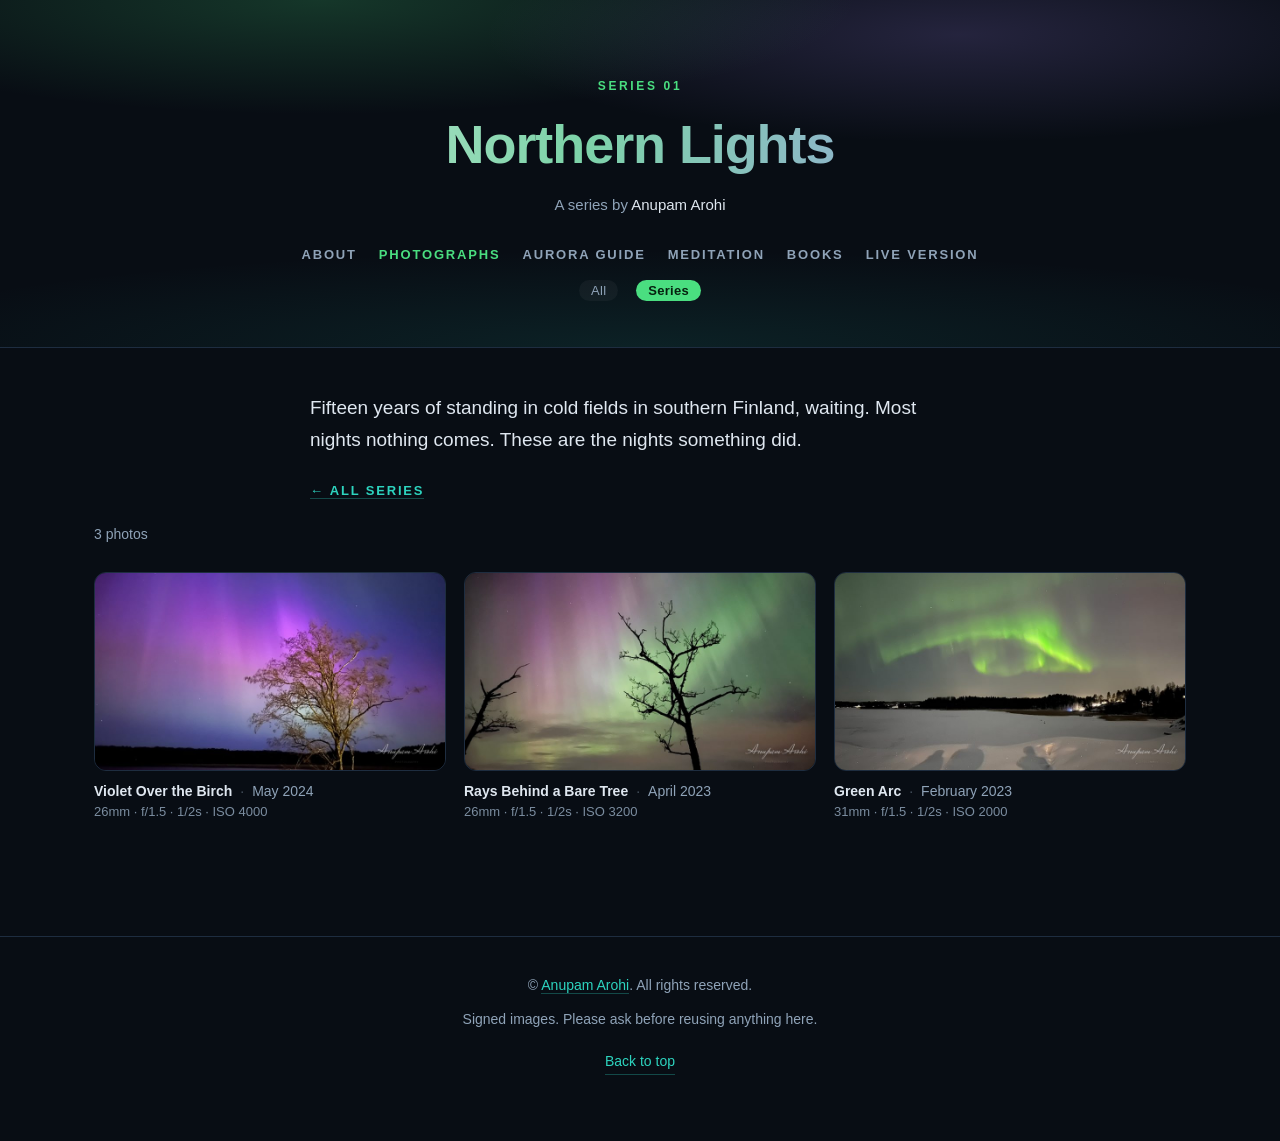
<file: series/northern-lights.html>
<!DOCTYPE html>
<html lang="en" class="no-js">
<head>
<meta charset="utf-8">
<meta name="viewport" content="width=device-width, initial-scale=1">
<title>Northern Lights &middot; Anupam Arohi</title>
<meta name="description" content="Aurora photographs from southern Finland by Anupam Arohi.">
<meta name="author" content="Anupam Arohi">
<link rel="canonical" href="https://anupam-arohi.github.io/photos/series/northern-lights.html">

<meta property="og:type" content="article">
<meta property="og:site_name" content="Anupam Arohi Photography">
<meta property="og:title" content="Northern Lights &middot; Anupam Arohi">
<meta property="og:description" content="Aurora photographs from southern Finland by Anupam Arohi.">
<meta property="og:url" content="https://anupam-arohi.github.io/photos/series/northern-lights.html">
<meta property="og:image" content="https://anupam-arohi.github.io/photos/images/violet-over-the-birch-2000.jpg">
<meta property="og:image:alt" content="Violet and magenta aurora flooding the whole sky above a bare birch, the tree lit from below so its branches glow pale gold.">
<meta name="twitter:card" content="summary_large_image">
<meta name="theme-color" content="#080d14">

<link rel="stylesheet" href="../site.css">
<link rel="stylesheet" href="../gallery.css">
</head>
<body>

<a class="skip" href="#gallery">Skip to the photographs</a>

<header class="hero" id="top">
  <p class="kicker">Series 01</p>
  <h1>Northern Lights</h1>
  <p class="byline">A series by <span>Anupam Arohi</span></p>
  <!-- site-nav:start current="photos" -->
  <ul class="nav">
    <li><a href="/">About</a></li>
    <li><a href="/photos/" aria-current="page">Photographs</a></li>
    <li><a href="/auroras/">Aurora guide</a></li>
    <li><a href="/meditation.html">Meditation</a></li>
    <li><a href="/books/">Books</a></li>
    <li><a href="/lv/">Live Version</a></li>
  </ul>
  <!-- site-nav:end -->
  <!-- site-subnav:start set="photos" current="series" -->
  <ul class="subnav">
    <li><a href="/photos/">All</a></li>
    <li><a href="/photos/series/" aria-current="page">Series</a></li>
  </ul>
  <!-- site-subnav:end -->
</header>

<main>

<!-- Kept in the HTML rather than pulled from photos.js so crawlers and
     no-JS visitors still see it. If you edit the note in photos.js, edit
     it here too. -->
<div class="intro">
  <p>Fifteen years of standing in cold fields in southern Finland, waiting. Most nights nothing comes. These are the nights something did.</p>
  <p><a class="back" href="./">&larr; All series</a></p>
</div>

<p class="count" id="count" role="status" aria-live="polite"></p>

<div id="gallery" data-prefix="../" data-series="northern-lights"></div>

<div class="nojs">
  <h2>Northern Lights</h2>
  <p>The grid and the full-size viewer need JavaScript. The photographs are plain files, so here they are directly:</p>
  <ul>
    <li><a href="../images/violet-over-the-birch.jpg">Violet Over the Birch</a> &middot; May 2024</li>
    <li><a href="../images/rays-behind-a-bare-tree.jpg">Rays Behind a Bare Tree</a> &middot; April 2023</li>
    <li><a href="../images/green-arc.jpg">Green Arc</a> &middot; February 2023</li>
  </ul>
</div>

</main>

<footer>
  <p>&copy; <a href="/">Anupam Arohi</a>. All rights reserved.</p>
  <p>Signed images. Please ask before reusing anything here.</p>
  <p><a class="top" href="#top">Back to top</a></p>
</footer>

<script>document.documentElement.classList.remove("no-js");</script>
<script src="../photos.js"></script>
<script src="../gallery.js"></script>
</body>
</html>
</file>
<file: site.css>
/* ============================================================================
   site.css  ·  the shared shell for anupam-arohi.github.io
   ----------------------------------------------------------------------------
   SOURCE OF TRUTH: anupam-arohi.github.io/_shared/site.css
   DO NOT EDIT THE COPIES. Edit the source, then run:

       python3 _shared/sync.py

   which copies this file into every site repo and re-stamps the nav.

   Scope: design tokens, base typography, skip link, hero, site nav, footer.
   Anything page-specific belongs in that site's own stylesheet, which loads
   AFTER this one and may override freely.
   ========================================================================== */

:root{
  --bg:#080d14;
  --bg-soft:#0e1622;
  --panel:#121c2a;
  --border:#1e2d40;
  --text:#dfe7f0;
  --muted:#8fa3b8;
  --green:#4ade80;
  --teal:#2dd4bf;
  --violet:#a78bfa;
  --pink:#f472b6;
  --amber:#fbbf24;
  /* Default reading width. Each site overrides this in its own stylesheet:
     prose pages use 820-840px, the gallery widens to 1140px. */
  --maxw:840px;
}

*{box-sizing:border-box}
html{scroll-behavior:smooth}
body{
  margin:0;
  background:var(--bg);
  color:var(--text);
  font:400 17px/1.72 -apple-system,BlinkMacSystemFont,"Segoe UI",Roboto,"Helvetica Neue",Arial,sans-serif;
  -webkit-font-smoothing:antialiased;
}
a{color:var(--teal);text-decoration:none;border-bottom:1px solid rgba(45,212,191,.3)}
a:hover{color:var(--green);border-bottom-color:var(--green)}

/* Visible focus everywhere. Never remove this without replacing it. */
:focus-visible{
  outline:2px solid var(--green);
  outline-offset:3px;
  border-radius:4px;
}

.skip{
  position:absolute;left:-9999px;top:0;
  background:var(--panel);color:var(--text);
  padding:10px 16px;border:1px solid var(--border);border-radius:0 0 8px 0;z-index:200;
}
.skip:focus{left:0}

/* ---------- hero ---------- */
.hero{
  position:relative;
  padding:76px 24px 44px;
  text-align:center;
  overflow:hidden;
  border-bottom:1px solid var(--border);
}
.hero::before{
  content:"";
  position:absolute;inset:0;
  background:
    radial-gradient(ellipse 70% 55% at 25% 0%, rgba(74,222,128,.20), transparent 60%),
    radial-gradient(ellipse 60% 50% at 75% 10%, rgba(167,139,250,.18), transparent 62%),
    radial-gradient(ellipse 90% 40% at 50% 100%, rgba(45,212,191,.10), transparent 70%);
  pointer-events:none;
}
.hero > *{position:relative}
.kicker{
  font-size:12px;letter-spacing:.22em;text-transform:uppercase;
  color:var(--green);margin:0 0 18px;font-weight:600;
}
h1{
  margin:0 0 18px;
  font-size:clamp(32px,6.2vw,54px);
  line-height:1.1;font-weight:700;letter-spacing:-.02em;
  background:linear-gradient(100deg,#e8f5ee 0%,#7dd3a8 45%,#a78bfa 100%);
  -webkit-background-clip:text;background-clip:text;
  -webkit-text-fill-color:transparent;
}
.byline{color:var(--muted);font-size:15px;margin:0}
.byline span{color:var(--text)}

/* h1 is a gradient clipped to the text, which would swallow a colour emoji.
   This span opts back out so the glyph paints normally. */
.emoji{
  -webkit-text-fill-color:initial;
  background:none;
  font-size:.78em;
  vertical-align:.06em;
}

/* ---------- site nav ----------
   Identical on every page of every site. Generated between the
   <!-- site-nav:start --> markers by _shared/sync.py. Do not hand-edit. */
.nav{
  display:flex;gap:22px;justify-content:center;flex-wrap:wrap;
  margin:26px 0 0;padding:0;list-style:none;
  font-size:13px;letter-spacing:.14em;text-transform:uppercase;font-weight:600;
}
.nav a{color:var(--muted);border:0}
.nav a:hover,.nav a[aria-current="page"]{color:var(--green)}

/* ---------- section nav ----------
   Second row, for navigation WITHIN one site (photos: All / Series).
   Deliberately lighter than .nav so the two levels never read as one bar. */
.subnav{
  display:flex;gap:18px;justify-content:center;flex-wrap:wrap;
  margin:14px 0 0;padding:0;list-style:none;
  font-size:13px;font-weight:500;letter-spacing:.02em;
}
.subnav a{
  color:var(--muted);border:0;
  padding:3px 12px;border-radius:100px;
  background:rgba(255,255,255,.04);
}
.subnav a:hover{color:var(--text);background:rgba(255,255,255,.09)}
.subnav a[aria-current="page"]{
  color:#06210f;background:var(--green);font-weight:650;
}

/* ---------- layout ----------
   h2 is deliberately NOT here: the prose sites want generous space above a
   heading, the gallery and the guide want it tight. Each site sets its own. */
main{max-width:var(--maxw);margin:0 auto;padding:0 24px 96px}
p{margin:0 0 16px}

/* ---------- footer ---------- */
footer{
  border-top:1px solid var(--border);
  padding:36px 24px 56px;text-align:center;
  color:var(--muted);font-size:14px;
}
footer p{margin:0 0 10px}
.top{display:inline-block;margin-top:8px}

/* The same nav as the header, repeated where people finish reading and ask
   "what else is here". Lighter than .nav on purpose: a footer nav is a
   safety net, not a second bar competing with the one at the top. */
.footer-nav{
  display:flex;gap:10px 20px;justify-content:center;flex-wrap:wrap;
  margin:0 0 22px;padding:0;list-style:none;
  font-size:13px;font-weight:500;
}
.footer-nav a{color:var(--muted);border:0}
.footer-nav a:hover{color:var(--green)}
.footer-nav a[aria-current="page"]{color:var(--text)}

/* ---------- motion ---------- */
@media(prefers-reduced-motion:reduce){
  html{scroll-behavior:auto}
  *,*::before,*::after{transition-duration:.001ms !important;animation-duration:.001ms !important}
}
</file>
<file: gallery.css>
/* ============================================================================
   gallery.css
   ----------------------------------------------------------------------------
   Page-specific styles only. The shared shell (colour tokens, base type, skip
   link, hero, nav, footer) lives in site.css, which every page loads first.
   site.css is generated: edit it in the root repo's _shared/ and run sync.py,
   never here.
   ========================================================================== */

:root{
  /* images, so wider than the prose sites */
  --maxw:1140px;
}

.intro{max-width:660px;margin:44px auto 0;font-size:19px;color:var(--text)}
.intro h2{
  font-size:clamp(23px,3.6vw,30px);
  line-height:1.25;margin:0 0 6px;font-weight:650;letter-spacing:-.01em;color:#f0f6fb;
}
p{margin:0 0 16px}

/* ---------- filter chips ---------- */
.filters{
  display:flex;gap:8px;flex-wrap:wrap;align-items:center;
  margin:44px 0 26px;padding:0;list-style:none;
}
.filters .label{
  font-size:12px;letter-spacing:.16em;text-transform:uppercase;
  color:var(--muted);margin-right:6px;
}
.chip{
  font:inherit;font-size:14px;
  background:var(--bg-soft);color:var(--muted);
  border:1px solid var(--border);border-radius:100px;
  padding:5px 15px;cursor:pointer;
  transition:color .15s,border-color .15s,background-color .15s;
}
.chip:hover{color:var(--text);border-color:#2a3d55}
.chip[aria-pressed="true"]{
  color:var(--bg);background:var(--green);border-color:var(--green);font-weight:600;
}
.count{color:var(--muted);font-size:14px;margin:0 0 26px}

/* ---------- grid ----------
   CSS columns rather than a JS masonry library. Reading order stays DOM order;
   visual order runs down each column, which is normal for a photo grid. */
.grid{columns:3;column-gap:18px;margin:0;padding:0;list-style:none}
@media(max-width:900px){.grid{columns:2}}
@media(max-width:560px){.grid{columns:1}}
.grid li{break-inside:avoid;margin:0 0 18px}

figure{margin:0}

/* the clickable photo tile */
.tile{
  display:block;width:100%;padding:0;border:0;background:none;
  cursor:zoom-in;text-align:left;
}
.frame{
  position:relative;display:block;overflow:hidden;
  border-radius:12px;border:1px solid var(--border);
  background:var(--bg-soft);
  line-height:0;
}
.frame img.photo{
  width:100%;height:auto;display:block;
  transition:transform .5s cubic-bezier(.2,.6,.2,1),opacity .3s;
}
.tile:hover .frame img.photo{transform:scale(1.022)}
.tile:hover .frame{border-color:#2a3d55}

/* ---------- signature ----------
   There is no signature rule here any more, and that is the point.

   This used to be a CSS overlay positioned bottom-right over each photo. Two
   problems. It was presentation only, so a downloaded or hotlinked file was
   unsigned. And it sized badly: width was clamp(90px, 18%, 180px), but a grid
   tile is only about 368px wide, so 18% came to 66px and the 90px floor bound
   on every single photo. Everything rendered at 24% of tile width instead of
   the intended 18%, and the inset drifted between 8px and 26px because a
   percentage `bottom` resolves against height while `right` resolves against
   width.

   resize.sh now composites the signature into the pixels at a fixed 18% of
   image width, inset 3% of the shorter edge, so it is identical in every
   variant and survives a download. See "The signature" in the README.
   ------------------------------------------------------------------------ */

/* ---------- caption ---------- */
figcaption{
  color:var(--muted);font-size:14px;line-height:1.55;
  margin-top:10px;display:flex;flex-wrap:wrap;gap:0 8px;align-items:baseline;
}
figcaption .t{color:var(--text);font-weight:600}
figcaption .sep{opacity:.45}
figcaption .s{
  flex-basis:100%;font-size:13px;color:var(--muted);opacity:.85;
  font-variant-numeric:tabular-nums;
}

/* ---------- series cards ---------- */
.series-list{display:grid;grid-template-columns:repeat(auto-fit,minmax(280px,1fr));gap:18px;margin:40px 0 0;padding:0;list-style:none}
.series-card{
  background:var(--panel);border:1px solid var(--border);border-radius:14px;
  overflow:hidden;display:flex;flex-direction:column;height:100%;
}
.series-card:hover{border-color:#2a3d55}
.series-card .thumb{position:relative;line-height:0;border-bottom:1px solid var(--border)}
.series-card .thumb img{width:100%;height:180px;object-fit:cover;display:block}
.series-card .body{padding:18px 20px 20px}
.series-card h3{margin:0 0 6px;font-size:18px;font-weight:650;color:#e6eef6}
.series-card h3 a{color:inherit;border:0}
.series-card h3 a:hover{color:var(--green)}
.series-card p{margin:0 0 12px;font-size:14px;color:var(--muted);line-height:1.6}
.series-card .n{font-size:12px;letter-spacing:.14em;text-transform:uppercase;color:var(--muted)}

.series-note{max-width:660px;color:var(--muted);font-size:17px;margin:14px 0 0}
.back{font-size:13px;letter-spacing:.14em;text-transform:uppercase;font-weight:600}

/* ---------- lightbox ---------- */
.lb{
  position:fixed;inset:0;z-index:100;
  display:none;align-items:center;justify-content:center;
  background:rgba(8,13,20,.96);
  -webkit-backdrop-filter:blur(8px);backdrop-filter:blur(8px);
  padding:clamp(12px,3vw,40px);
}
.lb[open],.lb.is-open{display:flex}
.lb-inner{
  position:relative;
  max-width:100%;max-height:100%;
  display:flex;flex-direction:column;align-items:center;gap:14px;
}
.lb-frame{
  position:relative;line-height:0;
  border-radius:12px;border:1px solid var(--border);overflow:hidden;
  background:var(--bg-soft);
}
.lb-frame img.photo{
  display:block;
  max-width:min(100%, 1600px);
  max-height:calc(100vh - 190px);
  width:auto;height:auto;
}
.lb figcaption{justify-content:center;text-align:center;max-width:640px}
.lb-btn{
  position:absolute;top:50%;transform:translateY(-50%);
  width:46px;height:46px;border-radius:50%;
  background:rgba(18,28,42,.85);border:1px solid var(--border);
  color:var(--text);font-size:20px;line-height:1;cursor:pointer;
  display:flex;align-items:center;justify-content:center;
}
.lb-btn:hover{background:var(--panel);border-color:var(--green);color:var(--green)}
.lb-prev{left:-6px}
.lb-next{right:-6px}
.lb-close{
  position:absolute;top:-6px;right:-6px;transform:none;
  width:40px;height:40px;font-size:18px;
}
.lb-pos{
  color:var(--muted);font-size:12px;letter-spacing:.16em;
  font-variant-numeric:tabular-nums;
}
@media(max-width:640px){
  .lb-prev{left:0}
  .lb-next{right:0}
  .lb-btn{width:40px;height:40px}
  .lb-frame img.photo{max-height:calc(100vh - 230px)}
}

.tags{margin-top:18px}
.tag{
  display:inline-block;font-size:12px;color:var(--muted);
  border:1px solid var(--border);border-radius:100px;
  padding:3px 11px;margin:0 4px 8px 0;
}

/* ---------- motion ----------
   The shared reset lives in site.css; this is the one gallery-only addition. */
@media(prefers-reduced-motion:reduce){
  .tile:hover .frame img.photo{transform:none}
}

/* ---------- no-JS fallback ----------
   Without JS the grid never renders, so show a plain list of links instead. */
.nojs{display:none}
.no-js .nojs{display:block}
.no-js .filters,.no-js .count{display:none}
</file>
